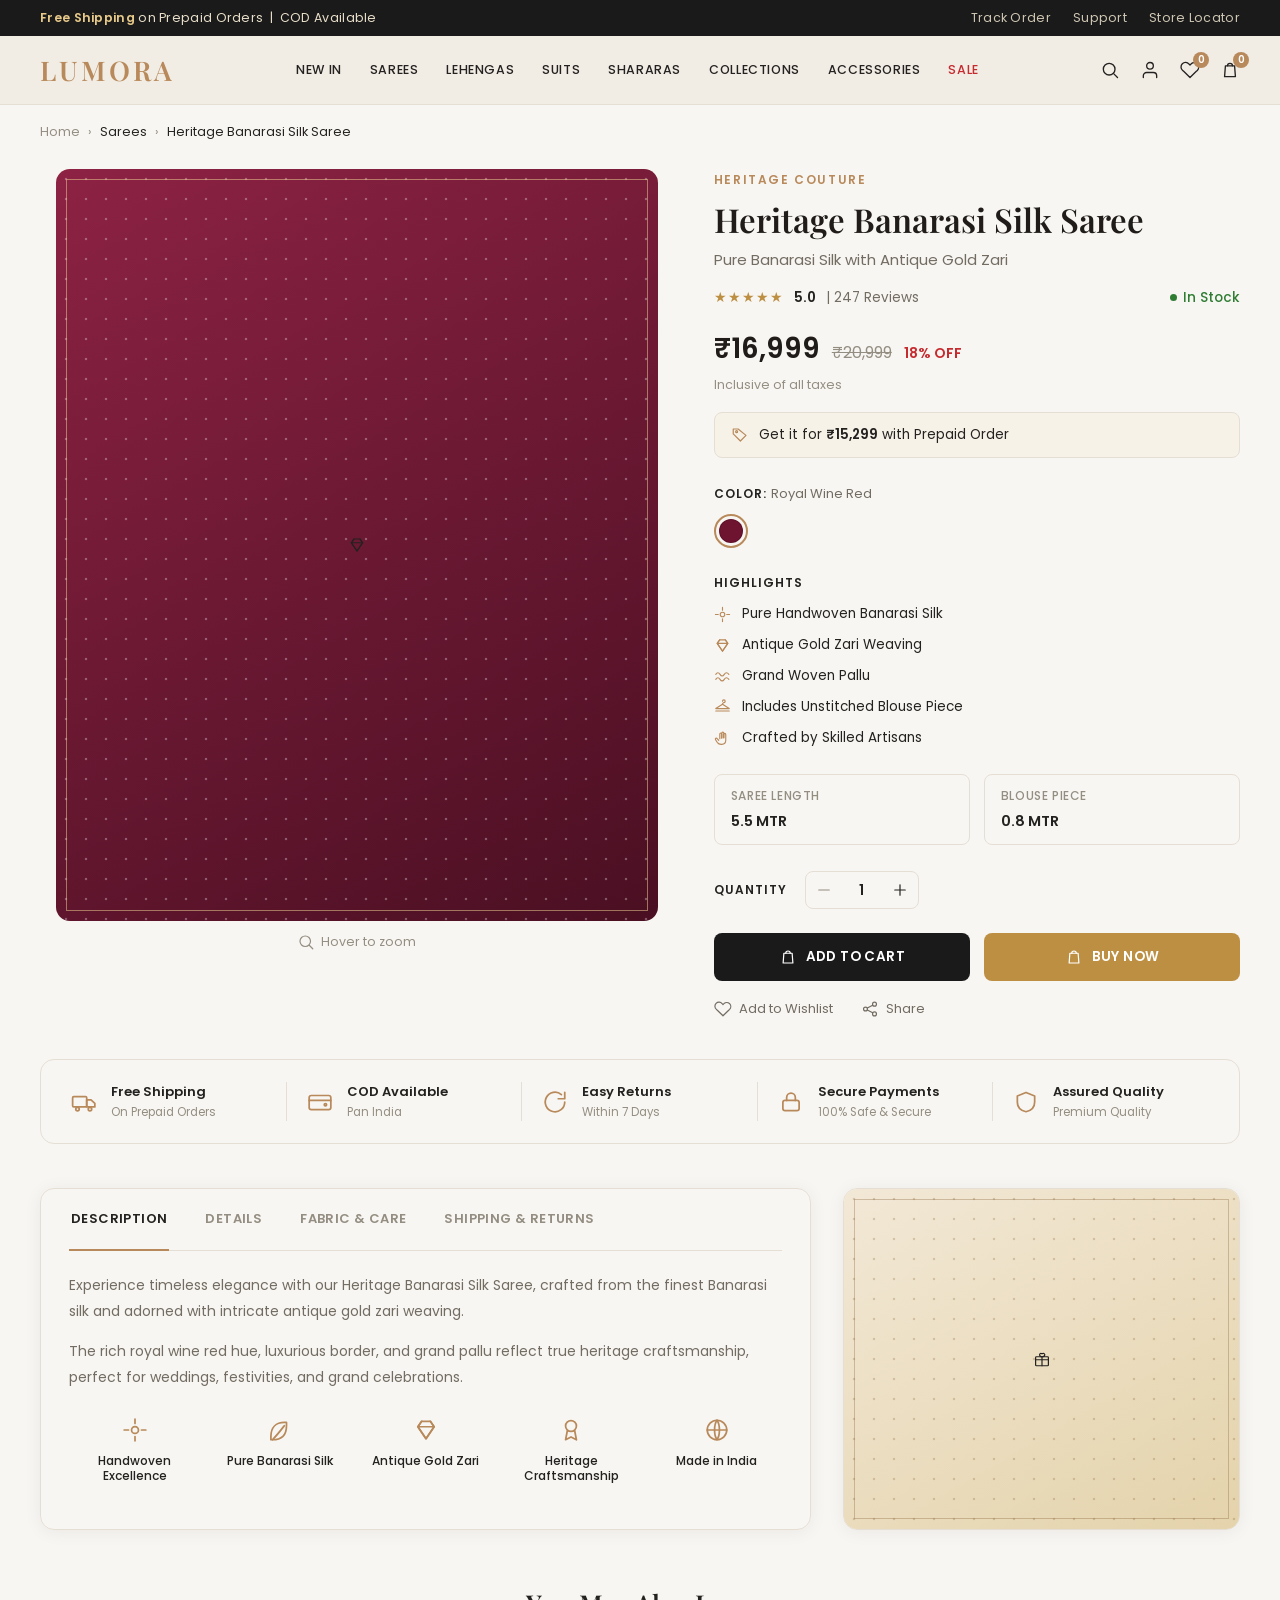
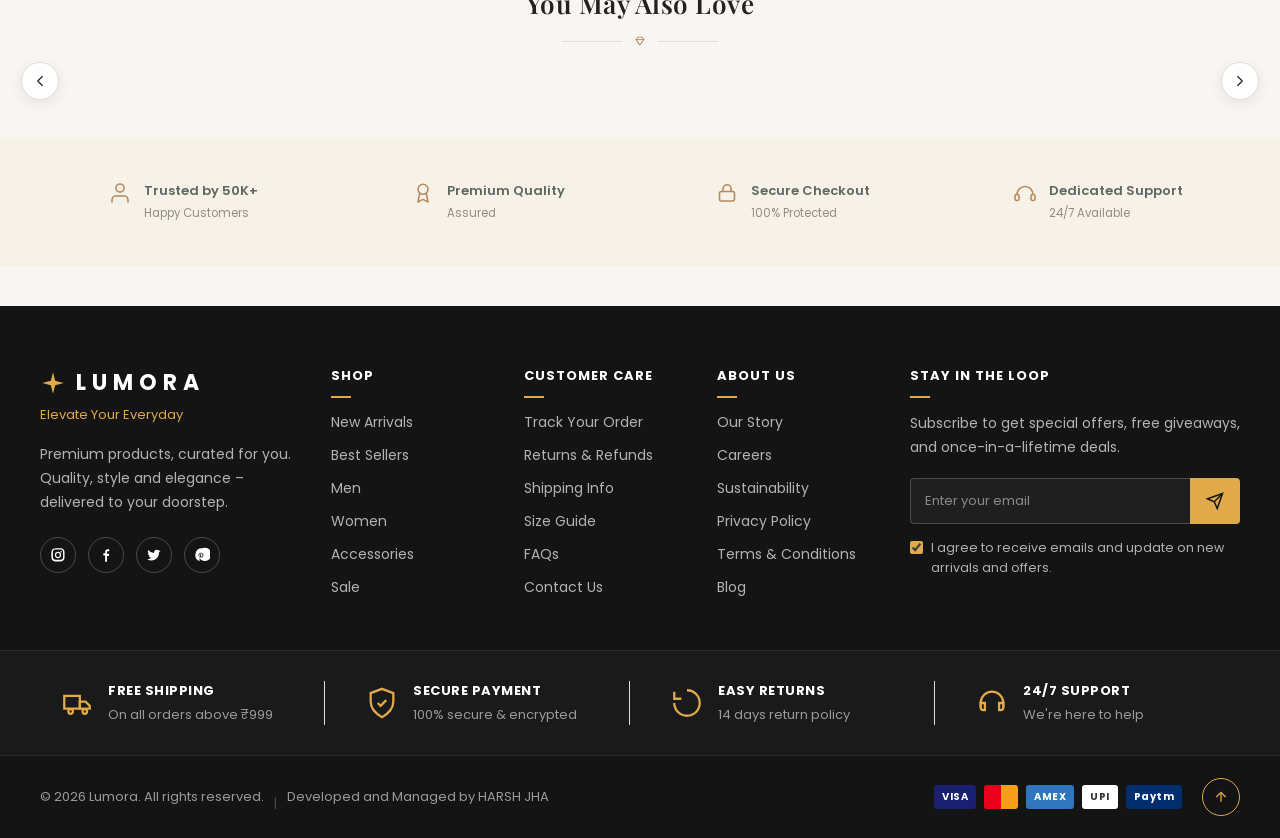
<file: productView.html>
<!DOCTYPE html>
<html lang="en">
<head>
<meta charset="UTF-8">
<meta name="viewport" content="width=device-width, initial-scale=1.0">
<title>Heritage Banarasi Silk Saree | LUMORA</title>
<meta name="theme-color" content="#D4B483">
<link rel="preconnect" href="https://fonts.googleapis.com">
<link rel="preconnect" href="https://fonts.gstatic.com" crossorigin>
<link href="https://fonts.googleapis.com/css2?family=Playfair+Display:wght@500;600;700&family=Poppins:wght@300;400;500;600;700&display=swap" rel="stylesheet">
<link rel="stylesheet" href="CSS/productView.css">
<link rel="stylesheet" href="CSS/style.css">
<link rel="stylesheet" href="CSS/mobile.css">
</head>
<body>
  <!-- Overlay -->
<div class="auth-overlay">
    <div class="auth-modal">
        <!-- Close -->
        <button class="close-auth" onclick="closeModal()">
            ✕
        </button>
        <!-- LEFT PANEL -->
<div class="auth-left">
    <div class="auth-brand">
        <svg viewBox="0 0 24 24" fill="none" stroke="currentColor" stroke-width="2" stroke-linecap="round" stroke-linejoin="round">
            <path d="M6 8h12l-1 12H7L6 8z"/>
            <path d="M9 8V6a3 3 0 0 1 6 0v2"/>
        </svg>
        Lumora
    </div>

    <div class="auth-copy">
        <h1>Welcome Back!</h1>
        <p>Discover premium products, exclusive deals and a better shopping experience.</p>
    </div>

    <div class="auth-illustration">
        <svg viewBox="0 0 260 230" xmlns="http://www.w3.org/2000/svg">
            <path d="M18 190 L34 190 L38 212 L14 212 Z" fill="#d99a55"/>
            <path d="M26 190 C 10 174 8 152 22 134" stroke="#fbeedb" stroke-width="5" fill="none" stroke-linecap="round"/>
            <path d="M26 190 C 34 168 44 152 36 128" stroke="#fbeedb" stroke-width="5" fill="none" stroke-linecap="round"/>
            <path d="M26 190 C 26 164 20 146 32 128" stroke="#fbeedb" stroke-width="5" fill="none" stroke-linecap="round"/>
            <path d="M96 72 C 96 40 128 40 128 72" stroke="#fbeedb" stroke-width="7" fill="none" stroke-linecap="round"/>
            <path d="M158 72 C 158 40 190 40 190 72" stroke="#fbeedb" stroke-width="7" fill="none" stroke-linecap="round"/>
            <path d="M72 76 L214 76 L203 208 L83 208 Z" fill="#fbeedb"/>
            <line x1="143" y1="76" x2="143" y2="208" stroke="#eddcc0" stroke-width="2"/>
            <line x1="182" y1="82" x2="200" y2="112" stroke="#e3cfa9" stroke-width="2"/>
            <rect x="188" y="106" width="36" height="26" rx="5" fill="#fdf6ea" stroke="#e8d5b8" stroke-width="1.5" transform="rotate(18 206 119)"/>
            <path d="M200 119c0-2.5 2.3-3.5 3.4-1.2 1.1-2.3 3.4-1.3 3.4 1.2 0 2.5-3.4 4.6-3.4 4.6s-3.4-2.1-3.4-4.6z" fill="#eb9c40" transform="rotate(18 206 119)"/>
        </svg>
    </div>

    <div class="auth-features">
        <div class="auth-feature">
            <div class="auth-feature-icon">
                <svg viewBox="0 0 24 24" fill="none" stroke="currentColor" stroke-width="2" stroke-linecap="round" stroke-linejoin="round">
                    <polygon points="12 2 15 9 22 9.5 17 14.5 18.5 22 12 18 5.5 22 7 14.5 2 9.5 9 9 12 2"/>
                </svg>
            </div>
            Premium Quality
        </div>
        <div class="auth-feature">
            <div class="auth-feature-icon">
                <svg viewBox="0 0 24 24" fill="none" stroke="currentColor" stroke-width="2" stroke-linecap="round" stroke-linejoin="round">
                    <path d="M12 2 4 5v6c0 5 3.5 9 8 11 4.5-2 8-6 8-11V5l-8-3z"/>
                    <path d="M9 12l2 2 4-4"/>
                </svg>
            </div>
            Secure Shopping
        </div>
        <div class="auth-feature">
            <div class="auth-feature-icon">
                <svg viewBox="0 0 24 24" fill="none" stroke="currentColor" stroke-width="2" stroke-linecap="round" stroke-linejoin="round">
                    <path d="M20.59 13.41 11 3.83A2 2 0 0 0 9.5 3H4a1 1 0 0 0-1 1v5.5a2 2 0 0 0 .59 1.41l9.58 9.58a2 2 0 0 0 2.83 0l4.59-4.59a2 2 0 0 0 0-2.83z"/>
                    <circle cx="7.5" cy="7.5" r="1.1" fill="currentColor" stroke="none"/>
                </svg>
            </div>
            Best Prices
        </div>
    </div>
</div>

<!-- RIGHT PANEL -->
        <div class="auth-right">
            <h2>Hello Again 👋</h2>
            <p class="auth-subtitle">Login to your account or create a new one</p>
        
            <div class="auth-tabs">
                <button type="button" class="auth-tab active" data-mode="login">Login</button>
                <button type="button" class="auth-tab" data-mode="signup">Signup</button>
            </div>
            <div class="alert-msg">  
            </div>
            <form id="authForm">
            
                <div class="auth-form-group auth-signup-only">
                    <label>Email</label>
                    <div class="auth-input-wrap">
                        <svg viewBox="0 0 24 24" fill="none" stroke="currentColor" stroke-width="2" stroke-linecap="round" stroke-linejoin="round">
                            <rect x="3" y="5" width="18" height="14" rx="2"/>
                            <path d="M3 7l9 6 9-6"/>
                        </svg>
                        <input type="email" placeholder="Enter your email">
                    </div>
                </div>
            
                <div class="auth-form-group">
                    <label>Username</label>
                    <div class="auth-input-wrap">
                        <svg viewBox="0 0 24 24" fill="none" stroke="currentColor" stroke-width="2" stroke-linecap="round" stroke-linejoin="round">
                            <circle cx="12" cy="8" r="4"/>
                            <path d="M4 21c0-4 3.5-7 8-7s8 3 8 7"/>
                        </svg>
                        <input id="userNameInput" type="text" placeholder="Enter your username">
                    </div>
                </div>
            
                <div class="auth-form-group">
                    <label>Password</label>
                    <div class="auth-input-wrap">
                        <svg viewBox="0 0 24 24" fill="none" stroke="currentColor" stroke-width="2" stroke-linecap="round" stroke-linejoin="round">
                            <rect x="5" y="11" width="14" height="9" rx="2"/>
                            <path d="M8 11V7a4 4 0 0 1 8 0v4"/>
                        </svg>
                        <input type="password" id="authPasswordInput" placeholder="Enter your password">
                        <button type="button" class="auth-toggle-password" id="authTogglePassword" aria-label="Show password">
                            <svg viewBox="0 0 24 24" fill="none" stroke="currentColor" stroke-width="2" stroke-linecap="round" stroke-linejoin="round">
                                <path d="M1 12s4-7 11-7 11 7 11 7-4 7-11 7-11-7-11-7z"/>
                                <circle cx="12" cy="12" r="3"/>
                            </svg>
                        </button>
                    </div>
                </div>
            
                <div class="auth-options-row">
                    <label class="auth-remember">
                        <input type="checkbox"> Remember me
                    </label>
                    <a href="#" class="auth-forgot-link">Forgot Password?</a>
                </div>
            
                <button type="submit" class="auth-btn-primary" id="authSubmitBtn">Login</button>
            </form>
        
            <div class="auth-divider">or continue with</div>
        
            <div class="auth-social-row">
                <button type="button" class="auth-social-btn">
                    <svg viewBox="0 0 24 24"><path fill="#4285F4" d="M23.5 12.27c0-.79-.07-1.54-.19-2.27H12v4.51h6.47c-.29 1.48-1.14 2.73-2.4 3.58v3h3.86c2.26-2.09 3.57-5.17 3.57-8.82z"/><path fill="#34A853" d="M12 24c3.24 0 5.95-1.08 7.93-2.91l-3.86-3c-1.08.72-2.45 1.15-4.07 1.15-3.13 0-5.78-2.11-6.73-4.96H1.29v3.09C3.26 21.3 7.31 24 12 24z"/><path fill="#FBBC05" d="M5.27 14.28A7.2 7.2 0 0 1 4.89 12c0-.79.14-1.56.38-2.28V6.63H1.29A11.98 11.98 0 0 0 0 12c0 1.94.46 3.77 1.29 5.37l3.98-3.09z"/><path fill="#EA4335" d="M12 4.77c1.77 0 3.35.61 4.6 1.8l3.43-3.43C17.94 1.19 15.24 0 12 0 7.31 0 3.26 2.7 1.29 6.63l3.98 3.09C6.22 6.88 8.87 4.77 12 4.77z"/></svg>
                    Google
                </button>
                <button type="button" class="auth-social-btn">
                    <svg viewBox="0 0 24 24" fill="#1877F2"><path d="M22 12a10 10 0 1 0-11.56 9.88v-6.99H7.9V12h2.54V9.8c0-2.5 1.49-3.89 3.77-3.89 1.09 0 2.24.2 2.24.2v2.46h-1.26c-1.24 0-1.63.77-1.63 1.56V12h2.78l-.44 2.89h-2.34v6.99A10 10 0 0 0 22 12z"/></svg>
                    Facebook
                </button>
                <button type="button" class="auth-social-btn">
                    <svg viewBox="0 0 24 24" fill="#111"><path d="M16.36 1.6c.06 1.1-.34 2.13-1 2.9-.7.8-1.83 1.42-2.93 1.33-.1-1.06.4-2.16 1.05-2.9.72-.82 1.98-1.42 2.88-1.33zM20.7 17.2c-.5 1.14-.74 1.64-1.38 2.64-.9 1.4-2.16 3.14-3.73 3.16-1.4.02-1.76-.9-3.66-.89-1.9.01-2.3.9-3.7.88-1.57-.02-2.76-1.6-3.66-3-2.5-3.9-2.77-8.47-1.22-10.9 1.1-1.73 2.83-2.75 4.46-2.75 1.65 0 2.7.9 4.06.9 1.32 0 2.13-.9 4.03-.9 1.45 0 2.98.79 4.08 2.15-3.6 1.98-3.02 7.13.72 8.71z"/></svg>
                    Apple
                </button>
            </div>
        
            <p class="auth-footer-text" id="authFooterText">
                Don't have an account? <a id="authSwitchLink">Signup</a>
            </p>
        </div>
        
       
    </div>
</div>
<!-- ================= Announcement bar ================= -->
<div class="announcement-bar">
  <p class="announce-msg"><strong>Free Shipping</strong> on Prepaid Orders&nbsp; | &nbsp;COD Available</p>
  <div class="announcement-links">
    <a href="#">Track Order</a>
    <a href="#">Support</a>
    <a href="#">Store Locator</a>
  </div>
</div>

<!-- ================= Header ================= -->
<header class="site-header">
  <div class="header-inner">
    <a href="index.html" class="logo">LUMORA</a>

    <button class="hamburger icon-btn" id="hamburgerBtn" aria-label="Toggle menu">
      <span data-icon="menu" class="icon"></span>
    </button>

    <nav class="main-nav" id="mainNav">
      <a href="#">New In</a>
      <a href="#">Sarees</a>
      <a href="#">Lehengas</a>
      <a href="#">Suits</a>
      <a href="#">Shararas</a>
      <a href="#">Collections</a>
      <a href="#">Accessories</a>
      <a href="#" class="sale">Sale</a>
    </nav>

    <div class="header-icons">
      <button class="icon-btn" aria-label="Search"><span data-icon="search" class="icon"></span></button>
      <button class="icon-btn" id="user-auth" aria-label="Account"><span data-icon="user" class="icon"></span></button>
      <button class="icon-btn" id="headerWishlistBtn" aria-label="Wishlist">
        <span data-icon="heart" class="icon"></span>
        <span class="badge" id="wishlistCount"></span>
      </button>
      <button class="icon-btn" id="headerCartBtn" aria-label="Cart">
        <span data-icon="bag" class="icon"></span>
        <span class="badge" id="cartCount"></span>
      </button>
    </div>
  </div>
</header>

<!-- ================= Breadcrumb ================= -->
<nav class="breadcrumb" aria-label="Breadcrumb">
  <a href="index.html">Home</a>
  <span>›</span>
  <span class="current" id="breadcrumbCategory">Sarees</span>
  <span>›</span>
  <span class="current" id="breadcrumbProduct">Heritage Banarasi Silk Saree</span>
</nav>

<main>
  <!-- ================= Product section ================= -->
  <section class="product-section container">
    <div class="product-gallery">
      <div class="thumbnail-list" id="thumbnailList"></div>

      <div class="main-image-wrap">
        <div class="main-image" id="mainImage">
          <span class="badge-bestseller" id="productBadge" style="display:none;">Best Seller</span>
          <div class="photo-panel theme-wine" id="mainPhotoPanel">
            <span data-icon="gem" class="motif-icon"></span>
          </div>
        </div>
        <p class="zoom-hint"><span data-icon="search" class="icon"></span> Hover to zoom</p>
      </div>
    </div>

    <div class="product-info">
      <p class="eyebrow">Heritage Couture</p>
      <h1>Heritage Banarasi Silk Saree</h1>
      <p class="subtitle">Pure Banarasi Silk with Antique Gold Zari</p>

      <div class="rating-row">
        <span class="stars">★★★★★</span>
        <span class="rating-value">5.0</span>
        <span>| 247 Reviews</span>
        <span class="stock"><span class="dot"></span> In Stock</span>
      </div>

      <div class="price-row">
        <span class="price-current">₹16,999</span>
        <span class="price-original">₹20,999</span>
        <span class="price-off">18% OFF</span>
      </div>
      <p class="tax-note">Inclusive of all taxes</p>

      <div class="prepaid-banner">
        <span data-icon="tag" class="icon"></span>
        <span id="prepaidText">Get it for <strong>₹15,299</strong> with Prepaid Order</span>
      </div>

      <div class="color-section">
        <p class="label">Color: <span id="colorNameLabel">Royal Wine Red</span></p>
        <div class="color-swatches" id="colorSwatches">
          <button class="swatch active" style="--swatch-color:#6e1330" aria-label="Royal Wine Red"><span></span></button>
        </div>
      </div>

      <div class="highlights">
        <p class="label">Highlights</p>
        <ul id="highlightsList">
          <li><span data-icon="spool" class="icon"></span> Pure Handwoven Banarasi Silk</li>
          <li><span data-icon="gem" class="icon"></span> Antique Gold Zari Weaving</li>
          <li><span data-icon="wave" class="icon"></span> Grand Woven Pallu</li>
          <li><span data-icon="hanger" class="icon"></span> Includes Unstitched Blouse Piece</li>
          <li><span data-icon="hand" class="icon"></span> Crafted by Skilled Artisans</li>
        </ul>
      </div>

      <div class="dimensions-row">
        <div class="dimension-box"><p class="label" id="dim1Label">Saree Length</p><p class="value" id="dim1Value">5.5 MTR</p></div>
        <div class="dimension-box"><p class="label" id="dim2Label">Blouse Piece</p><p class="value" id="dim2Value">0.8 MTR</p></div>
      </div>

      <div class="quantity-row">
        <p class="label">Quantity</p>
        <div class="quantity-stepper">
          <button id="qtyMinus" aria-label="Decrease quantity"><span data-icon="minus" class="icon"></span></button>
          <span id="qtyValue">1</span>
          <button id="qtyPlus" aria-label="Increase quantity"><span data-icon="plus" class="icon"></span></button>
        </div>
      </div>

      <div class="action-buttons">
        <button class="btn-add-cart" id="addCartBtn"><span data-icon="bag" class="icon"></span> Add to Cart</button>
        <button class="btn-buy-now" id="buyNowBtn"><span data-icon="bag" class="icon"></span> Buy Now</button>
      </div>

      <div class="secondary-actions">
        <button id="wishlistToggleBtn"><span data-icon="heart" class="icon"></span> <span id="wishlistToggleLabel">Add to Wishlist</span></button>
        <button id="shareBtn"><span data-icon="share" class="icon"></span> Share</button>
      </div>
    </div>
  </section>

  <!-- ================= Features strip ================= -->
  <section class="features-strip container">
    <div class="feature-item"><span data-icon="truck" class="icon"></span><div><p class="ftitle">Free Shipping</p><p class="fsub">On Prepaid Orders</p></div></div>
    <div class="feature-item"><span data-icon="wallet" class="icon"></span><div><p class="ftitle">COD Available</p><p class="fsub">Pan India</p></div></div>
    <div class="feature-item"><span data-icon="refresh" class="icon"></span><div><p class="ftitle">Easy Returns</p><p class="fsub">Within 7 Days</p></div></div>
    <div class="feature-item"><span data-icon="lock" class="icon"></span><div><p class="ftitle">Secure Payments</p><p class="fsub">100% Safe &amp; Secure</p></div></div>
    <div class="feature-item"><span data-icon="shield" class="icon"></span><div><p class="ftitle">Assured Quality</p><p class="fsub">Premium Quality</p></div></div>
  </section>

  <!-- ================= Description / Tabs section ================= -->
  <section class="details-section container">
    <div class="tabs-card">
      <div class="tabs-nav">
        <button class="tab-btn active" data-tab="description">Description</button>
        <button class="tab-btn" data-tab="details">Details</button>
        <button class="tab-btn" data-tab="fabric">Fabric &amp; Care</button>
        <button class="tab-btn" data-tab="shipping">Shipping &amp; Returns</button>
      </div>

      <div class="tabs-body">
        <div class="tab-content" data-content="description" id="descriptionTab">
          <p>Experience timeless elegance with our Heritage Banarasi Silk Saree, crafted from the finest Banarasi silk and adorned with intricate antique gold zari weaving.</p>
          <p>The rich royal wine red hue, luxurious border, and grand pallu reflect true heritage craftsmanship, perfect for weddings, festivities, and grand celebrations.</p>
          <div class="feature-icons-row" id="featureIconsRow">
            <div class="fi"><span data-icon="spool" class="icon"></span><span>Handwoven Excellence</span></div>
            <div class="fi"><span data-icon="leaf" class="icon"></span><span>Pure Banarasi Silk</span></div>
            <div class="fi"><span data-icon="gem" class="icon"></span><span>Antique Gold Zari</span></div>
            <div class="fi"><span data-icon="award" class="icon"></span><span>Heritage Craftsmanship</span></div>
            <div class="fi"><span data-icon="globe" class="icon"></span><span>Made in India</span></div>
          </div>
        </div>

        <div class="tab-content" data-content="details" hidden>
          <ul class="details-list" id="detailsList">
            <li><span>Fabric</span><span>Pure Banarasi Silk</span></li>
            <li><span>Weave</span><span>Antique Gold Zari</span></li>
            <li><span>Saree Length</span><span>5.5 Metres</span></li>
            <li><span>Blouse Piece</span><span>0.8 Metres, Unstitched</span></li>
            <li><span>Pallu</span><span>Grand Woven Pallu</span></li>
            <li><span>Occasion</span><span>Wedding, Festive, Party</span></li>
            <li><span>Country of Origin</span><span>India</span></li>
          </ul>
        </div>

        <div class="tab-content" data-content="fabric" hidden id="fabricCareTab">
          <p>Dry clean only to preserve the silk's sheen and the integrity of the zari work.</p>
          <p>Store folded in a muslin or cotton cloth away from direct sunlight. Avoid contact with perfume and water to prevent tarnishing of the gold zari threads.</p>
        </div>

        <div class="tab-content" data-content="shipping" hidden>
          <p>Orders are dispatched within 24-48 hours and typically delivered within 5-7 business days across India.</p>
          <p>Easy returns are accepted within 7 days of delivery, provided the piece is unused and has its original tags intact.</p>
        </div>
      </div>
    </div>

    <div class="packaging-image">
      <div class="photo-panel theme-cream">
        <span data-icon="gift" class="motif-icon"></span>
      </div>
    </div>
  </section>

  <!-- ================= Related products ================= -->
  <section class="related-section container">
    <div class="section-heading">
      <h2>You May Also Love</h2>
      <div class="divider"><span></span><span data-icon="gem" class="icon"></span><span></span></div>
    </div>

    <div class="carousel">
      <button class="carousel-arrow left" id="carouselPrev" aria-label="Previous products"><span data-icon="chevronLeft" class="icon"></span></button>
      <div class="related-grid" id="relatedGrid"></div>
      <button class="carousel-arrow right" id="carouselNext" aria-label="Next products"><span data-icon="chevronRight" class="icon"></span></button>
    </div>
  </section>

  <!-- ================= Trust bar ================= -->
  <section class="trust-bar">
    <div class="container trust-inner">
      <div class="trust-item"><span data-icon="user" class="icon"></span><div><p class="ttitle">Trusted by 50K+</p><p class="tsub">Happy Customers</p></div></div>
      <div class="trust-item"><span data-icon="award" class="icon"></span><div><p class="ttitle">Premium Quality</p><p class="tsub">Assured</p></div></div>
      <div class="trust-item"><span data-icon="lock" class="icon"></span><div><p class="ttitle">Secure Checkout</p><p class="tsub">100% Protected</p></div></div>
      <div class="trust-item"><span data-icon="headset" class="icon"></span><div><p class="ttitle">Dedicated Support</p><p class="tsub">24/7 Available</p></div></div>
    </div>
  </section>
</main>

<!-- ========== FOOTER HTML (paste inside your <body>) ========== -->
<footer class="site-footer">

  <div class="footer-main">
    <div class="footer-container">

      <!-- Brand column -->
      <div class="footer-col footer-brand">
        <div class="footer-logo">
          <svg class="logo-icon" viewBox="0 0 24 24" fill="none" xmlns="http://www.w3.org/2000/svg">
            <path d="M12 2L14 10L22 12L14 14L12 22L10 14L2 12L10 10L12 2Z" fill="#e0a94a"/>
          </svg>
          <span class="logo-text">LUMORA</span>
        </div>
        <p class="logo-tagline">Elevate Your Everyday</p>
        <p class="footer-desc">Premium products, curated for you. Quality, style and elegance – delivered to your doorstep.</p>
        <div class="social-icons">
          <a href="#" class="social-icon" aria-label="Instagram">
            <svg viewBox="0 0 24 24" fill="currentColor"><path d="M12 2c2.7 0 3 .01 4.1.06 1.1.05 1.8.22 2.4.46.7.27 1.2.6 1.7 1.1.5.5.85 1 1.1 1.7.24.6.4 1.3.46 2.4.05 1.1.06 1.4.06 4.1s-.01 3-.06 4.1c-.05 1.1-.22 1.8-.46 2.4-.27.7-.6 1.2-1.1 1.7-.5.5-1 .85-1.7 1.1-.6.24-1.3.4-2.4.46-1.1.05-1.4.06-4.1.06s-3-.01-4.1-.06c-1.1-.05-1.8-.22-2.4-.46-.7-.27-1.2-.6-1.7-1.1-.5-.5-.85-1-1.1-1.7-.24-.6-.4-1.3-.46-2.4C2.01 15 2 14.7 2 12s.01-3 .06-4.1c.05-1.1.22-1.8.46-2.4.27-.7.6-1.2 1.1-1.7.5-.5 1-.85 1.7-1.1.6-.24 1.3-.4 2.4-.46C9 2.01 9.3 2 12 2zm0 1.8c-2.6 0-2.9 0-3.9.06-.9.04-1.4.18-1.7.3-.4.16-.7.35-1 .65-.3.3-.5.6-.65 1-.12.3-.26.8-.3 1.7-.05 1-.06 1.3-.06 3.9s0 2.9.06 3.9c.04.9.18 1.4.3 1.7.16.4.35.7.65 1 .3.3.6.5 1 .65.3.12.8.26 1.7.3 1 .05 1.3.06 3.9.06s2.9 0 3.9-.06c.9-.04 1.4-.18 1.7-.3.4-.16.7-.35 1-.65.3-.3.5-.6.65-1 .12-.3.26-.8.3-1.7.05-1 .06-1.3.06-3.9s0-2.9-.06-3.9c-.04-.9-.18-1.4-.3-1.7-.16-.4-.35-.7-.65-1-.3-.3-.6-.5-1-.65-.3-.12-.8-.26-1.7-.3-1-.06-1.3-.06-3.9-.06zm0 3.5a4.7 4.7 0 110 9.4 4.7 4.7 0 010-9.4zm0 1.8a2.9 2.9 0 100 5.8 2.9 2.9 0 000-5.8zm5.9-2a1.1 1.1 0 11-2.2 0 1.1 1.1 0 012.2 0z"/></svg>
          </a>
          <a href="#" class="social-icon" aria-label="Facebook">
            <svg viewBox="0 0 24 24" fill="currentColor"><path d="M13.5 22v-8.4h2.8l.4-3.3h-3.2V8.1c0-.95.26-1.6 1.63-1.6H16.8V3.5c-.27-.04-1.2-.12-2.28-.12-2.26 0-3.8 1.38-3.8 3.9v2.17H8v3.3h2.72V22h2.78z"/></svg>
          </a>
          <a href="#" class="social-icon" aria-label="Twitter">
            <svg viewBox="0 0 24 24" fill="currentColor"><path d="M22 5.9c-.7.3-1.5.55-2.3.65a4 4 0 001.75-2.2c-.77.46-1.62.8-2.53.98a4 4 0 00-6.8 3.64A11.3 11.3 0 013.3 4.6a4 4 0 001.24 5.34 4 4 0 01-1.8-.5v.05a4 4 0 003.2 3.92 4 4 0 01-1.8.07 4 4 0 003.73 2.77A8 8 0 012 18.4a11.3 11.3 0 006.1 1.8c7.3 0 11.3-6.05 11.3-11.3l-.01-.51c.78-.55 1.45-1.25 1.98-2.05z"/></svg>
          </a>
          <a href="#" class="social-icon" aria-label="Pinterest">
            <svg viewBox="0 0 24 24" fill="currentColor"><path d="M12 2a10 10 0 00-3.64 19.3c-.05-.83-.1-2.1.02-3 .1-.8.68-5.1.68-5.1s-.17-.35-.17-.86c0-.8.47-1.4 1.04-1.4.5 0 .73.37.73.81 0 .5-.32 1.24-.48 1.93-.14.58.29 1.06.87 1.06 1.04 0 1.84-1.1 1.84-2.68 0-1.4-1-2.38-2.44-2.38-1.66 0-2.64 1.25-2.64 2.53 0 .5.19 1.04.43 1.33.05.06.05.11.04.17l-.16.65c-.02.11-.08.13-.19.08-.72-.33-1.17-1.38-1.17-2.22 0-1.8 1.31-3.46 3.78-3.46 1.98 0 3.53 1.41 3.53 3.3 0 1.97-1.24 3.55-2.96 3.55-.58 0-1.12-.3-1.31-.66l-.36 1.35c-.13.5-.48 1.12-.72 1.5A10 10 0 1012 2z"/></svg>
          </a>
        </div>
      </div>

      <!-- Shop column -->
      <div class="footer-col">
        <h4 class="footer-heading">SHOP</h4>
        <ul class="footer-links">
          <li><a href="#">New Arrivals</a></li>
          <li><a href="#">Best Sellers</a></li>
          <li><a href="#">Men</a></li>
          <li><a href="#">Women</a></li>
          <li><a href="#">Accessories</a></li>
          <li><a href="#">Sale</a></li>
        </ul>
      </div>

      <!-- Customer Care column -->
      <div class="footer-col">
        <h4 class="footer-heading">CUSTOMER CARE</h4>
        <ul class="footer-links">
          <li><a href="#">Track Your Order</a></li>
          <li><a href="#">Returns &amp; Refunds</a></li>
          <li><a href="#">Shipping Info</a></li>
          <li><a href="#">Size Guide</a></li>
          <li><a href="#">FAQs</a></li>
          <li><a href="#">Contact Us</a></li>
        </ul>
      </div>

      <!-- About Us column -->
      <div class="footer-col">
        <h4 class="footer-heading">ABOUT US</h4>
        <ul class="footer-links">
          <li><a href="#">Our Story</a></li>
          <li><a href="#">Careers</a></li>
          <li><a href="#">Sustainability</a></li>
          <li><a href="#">Privacy Policy</a></li>
          <li><a href="#">Terms &amp; Conditions</a></li>
          <li><a href="#">Blog</a></li>
        </ul>
      </div>

      <!-- Newsletter column -->
      <div class="footer-col footer-newsletter">
        <h4 class="footer-heading">STAY IN THE LOOP</h4>
        <p class="newsletter-desc">Subscribe to get special offers, free giveaways, and once-in-a-lifetime deals.</p>
        <form class="newsletter-form" onsubmit="return false;">
          <input type="email" placeholder="Enter your email" required>
          <button type="submit" aria-label="Subscribe">
            <svg viewBox="0 0 24 24" fill="none" stroke="currentColor" stroke-width="2"><path d="M22 2L11 13"/><path d="M22 2l-7 20-4-9-9-4 20-7z"/></svg>
          </button>
        </form>
        <label class="newsletter-check">
          <input type="checkbox" checked>
          <span>I agree to receive emails and update on new arrivals and offers.</span>
        </label>
      </div>

    </div>
  </div>

  <!-- Feature strip -->
  <div class="footer-features">
    <div class="footer-container features-grid">
      <div class="feature-item">
        <svg viewBox="0 0 24 24" fill="none" stroke="currentColor" stroke-width="1.6"><path d="M3 7h11v9H3z"/><path d="M14 11h4l3 3v2h-7z"/><circle cx="7.5" cy="18" r="1.6"/><circle cx="17.5" cy="18" r="1.6"/></svg>
        <div>
          <h5>FREE SHIPPING</h5>
          <p>On all orders above ₹999</p>
        </div>
      </div>
      <div class="feature-item">
        <svg viewBox="0 0 24 24" fill="none" stroke="currentColor" stroke-width="1.6"><path d="M12 2l8 3v6c0 5-3.5 8.5-8 11-4.5-2.5-8-6-8-11V5l8-3z"/><path d="M9 12l2 2 4-4"/></svg>
        <div>
          <h5>SECURE PAYMENT</h5>
          <p>100% secure &amp; encrypted</p>
        </div>
      </div>
      <div class="feature-item">
        <svg viewBox="0 0 24 24" fill="none" stroke="currentColor" stroke-width="1.6"><path d="M3 12a9 9 0 109-9"/><path d="M3 4v5h5"/></svg>
        <div>
          <h5>EASY RETURNS</h5>
          <p>14 days return policy</p>
        </div>
      </div>
      <div class="feature-item">
        <svg viewBox="0 0 24 24" fill="none" stroke="currentColor" stroke-width="1.6"><path d="M4 15v-3a8 8 0 0116 0v3"/><path d="M4 15a2 2 0 002 2h1v-5H4z"/><path d="M20 15a2 2 0 01-2 2h-1v-5h3z"/></svg>
        <div>
          <h5>24/7 SUPPORT</h5>
          <p>We're here to help</p>
        </div>
      </div>
    </div>
  </div>

  <!-- Bottom bar -->
  <div class="footer-bottom">
    <div class="footer-container bottom-flex">
      <div class="bottom-left">
        <span>© 2026 Lumora. All rights reserved.</span>
        <span class="divider">|</span>
         <span>Developed and Managed by HARSH JHA</span>
      </div>
      <div class="bottom-right">
        <div class="payment-icons">
          <span class="pay-badge visa">VISA</span>
          <span class="pay-badge mc">●●</span>
          <span class="pay-badge amex">AMEX</span>
          <span class="pay-badge upi">UPI</span>
          <span class="pay-badge paytm">Paytm</span>
        </div>
        <a href="#top" class="back-to-top" aria-label="Back to top">
          <svg viewBox="0 0 24 24" fill="none" stroke="currentColor" stroke-width="2"><path d="M12 19V5"/><path d="M5 12l7-7 7 7"/></svg>
        </a>
      </div>
    </div>
  </div>

</footer>

<div class="toast" id="toast"></div>
<script src="data.js"></script>
<script src="products.js"></script>
</body>
</html>
</file>
<file: CSS/productView.css>
:root{
    --gold:#b8895a;
    --gold-dark:#bd8f43;
    --gold-soft:#e7c98a;
    --black:#1a1a1a;
    --red:#c62b30;
    --wine:#6e1330;
    --green:#2e7d32;
    --cream:#f7f2e8;
    --cream-2:#f0e9d8;
    --border:#e4ddcd;
    --text-dark:#242220;
    --text-gray:#726c62;
    --text-light:#948e82;
    --white:#ffffff;
    --radius-sm:4px;
    --radius-md:8px;
    --shadow-card:0 2px 18px rgba(30,20,10,0.06);
    --maxw:1280px;
  }

  *,*::before,*::after{ box-sizing:border-box; }
  html{ scroll-behavior:smooth; overflow-x:hidden; width:100%; }
  body{
    margin:0;
    font-family:'Poppins', sans-serif;
    color:var(--text-dark);
    background: var(--white);
    -webkit-font-smoothing:antialiased;
    overflow-x:hidden;
    width:100%;
  }
  h1,h2,h3{ font-family:'Playfair Display', serif; margin:0; }
  p{ margin:0; }
  a{ text-decoration:none; color:inherit; }
  button{ font-family:inherit; cursor:pointer; background:none; border:none; color:inherit; }
  ul{ list-style:none; margin:0; padding:0; }
  img{ max-width:100%; display:block; }
  .container{ max-width:var(--maxw); margin:0 auto; padding:0 40px; }

  .icon{ width:18px; height:18px; fill:none; stroke:currentColor; stroke-width:1.6; stroke-linecap:round; stroke-linejoin:round; display:inline-block; vertical-align:middle; }
  .icon-fill{ fill:currentColor; stroke:none; }

  :focus-visible{ outline:2px solid var(--gold); outline-offset:2px; }

  /* ---------- Announcement bar ---------- */
  .announcement-bar{
    background:var(--black);
    color:#e9dfca;
    font-size:12.5px;
    letter-spacing:.3px;
    display:flex;
    align-items:center;
    justify-content:space-between;
    padding:9px 40px;
    gap:16px;
  }
  .announcement-bar .announce-msg strong{ color:var(--gold-soft); font-weight:600; }
  .announcement-links{ display:flex; gap:22px; flex-shrink:0; }
  .announcement-links a{ color:#cfc7b3; transition:color .2s; }
  .announcement-links a:hover{ color:var(--white); }

  /* ---------- Header ---------- */
  .site-header{
    position:sticky; top:0; z-index:50;
    background: #F1ECE4;
    border-bottom:1px solid var(--border);
  }
  .header-inner{
    max-width:var(--maxw); margin:0 auto; padding:16px 40px;
    display:flex; align-items:center; justify-content:space-between; gap:24px;
  }
  .logo{
    font-family:'Playfair Display', serif;
    font-size:27px;
    font-weight:600;
    letter-spacing:3px;
    color:var(--gold);
    flex-shrink:0;
  }
  .main-nav{ display:flex; gap:28px; }
  .main-nav a{
    font-size:12.5px; font-weight:500; letter-spacing:.6px; text-transform:uppercase;
    color:var(--text-dark); white-space:nowrap; position:relative; padding:4px 0;
    transition:color .2s;
  }
  .main-nav a::after{
    content:""; position:absolute; left:0; right:0; bottom:-2px; height:1px; background:var(--gold);
    transform:scaleX(0); transition:transform .25s ease;
  }
  .main-nav a:hover{ color:var(--gold); }
  .main-nav a:hover::after{ transform:scaleX(1); }
  .main-nav a.sale{ color:var(--red); }
  .main-nav a.sale:hover{ color:var(--red); }
  .main-nav a.sale::after{ background:var(--red); }

  .header-icons{ display:flex; align-items:center; gap:20px; flex-shrink:0; }
  .icon-btn{ position:relative; display:flex; align-items:center; justify-content:center; color:var(--text-dark); transition:color .2s; }
  .icon-btn:hover{ color:var(--gold); }
  .icon-btn .icon{ width:20px; height:20px; }
  .icon-btn .badge{
    position:absolute; top:-8px; right:-9px;
    background:var(--gold); color:#fff; font-size:10px; font-weight:600;
    width:16px; height:16px; border-radius:50%;
    display:flex; align-items:center; justify-content:center;
  }
  .hamburger{ display:none; }

  /* ---------- Breadcrumb ---------- */
  .breadcrumb{
    max-width:var(--maxw); margin:0 auto; padding:18px 40px 0;
    display:flex; align-items:center; gap:8px;
    font-size:12.5px; color:var(--text-light);
  }
  .breadcrumb a:hover{ color:var(--gold); }
  .breadcrumb .current{ color:var(--text-dark); }

  /* ---------- Product section ---------- */
  .product-section{
    display:flex; gap:56px; padding:28px 40px 40px;
  }
  .product-gallery{ display:flex; gap:16px; flex:1 1 54%; min-width:0; }
  .thumbnail-list{ display:flex; flex-direction:column; gap:12px; flex-shrink:0; }
  .thumb{
    width:88px; height:88px; border-radius:var(--radius-sm);
    border:2px solid transparent; padding:0; overflow:hidden;
    background:var(--cream); position:relative;
    transition:border-color .2s, transform .2s;
  }
  .thumb:hover{ transform:translateY(-1px); }
  .thumb.active{ border-color:var(--gold); }
  .thumb .photo-panel{ width:100%; height:100%; }

  .main-image-wrap{ flex:1; min-width:0; }
  .main-image{
    position:relative; width:100%; aspect-ratio:4/5;
    border-radius:var(--radius-md); overflow:hidden;
    background:var(--cream); cursor:zoom-in;
  }
  .main-image .photo-panel{ width:100%; height:100%; transition:transform .18s ease-out; transform-origin:center; }
  .main-image:hover .photo-panel{ transform:scale(1.55); }
  .badge-bestseller{
    position:absolute; top:14px; right:14px; z-index:2;
    background:var(--black); color:#fff; font-size:11px; font-weight:600;
    letter-spacing:.5px; text-transform:uppercase; padding:6px 12px; border-radius:3px;
  }
  .zoom-hint{
    display:flex; align-items:center; justify-content:center; gap:6px;
    font-size:12.5px; color:var(--text-light); margin-top:12px;
  }

  /* ---------- Photo panel (illustrated placeholder) ---------- */
  .photo-panel{
    position:relative;
    background-image:
      radial-gradient(circle, var(--dot-color) 1.4px, transparent 1.6px),
      linear-gradient(150deg, var(--c1), var(--c2));
    background-size: var(--dot-size, 20px) var(--dot-size, 20px), 100% 100%;
    display:flex; align-items:center; justify-content:center;
  }
  .photo-panel::before{
    content:""; position:absolute; inset:10px; border:1px solid var(--frame-color, rgba(230,201,138,.55));
    pointer-events:none;
  }
  .photo-panel .motif-icon{ width:38%; height:38%; opacity:.9; color:var(--motif-color, #ecd9ab); filter:drop-shadow(0 3px 8px rgba(0,0,0,.18)); }
  .thumb .photo-panel::before{ inset:5px; }
  .thumb .photo-panel .motif-icon{ width:44%; height:44%; }

  .theme-wine{ --c1:#8d2244; --c2:#4a0f22; --dot-color:rgba(255,255,255,.3); }
  .theme-purple{ --c1:#6f2e63; --c2:#391431; --dot-color:rgba(255,255,255,.3); }
  .theme-green{ --c1:#33553a; --c2:#15301b; --dot-color:rgba(255,255,255,.3); }
  .theme-navy{ --c1:#232b41; --c2:#0a0e18; --dot-color:rgba(255,255,255,.28); }
  .theme-red{ --c1:#a92730; --c2:#5a1016; --dot-color:rgba(255,255,255,.3); }
  .theme-teal{ --c1:#215f5c; --c2:#0d2d2b; --dot-color:rgba(255,255,255,.3); }
  .theme-cream{ --c1:#f2e8d6; --c2:#e4d3ab; --dot-color:rgba(139,101,59,.28); --motif-color:#8a6a3d; --frame-color:rgba(139,101,59,.35); }

  /* ---------- Product info ---------- */
  .product-info{ flex:1 1 46%; min-width:0; padding-top:2px; }
  .eyebrow{ font-size:12px; font-weight:600; letter-spacing:1.6px; text-transform:uppercase; color:var(--gold); margin-bottom:10px; }
  .product-info h1{ font-size:33px; font-weight:600; color:#1f1c19; line-height:1.25; }
  .subtitle{ font-size:15px; color:var(--text-gray); margin-top:8px; }

  .rating-row{ display:flex; align-items:center; gap:10px; margin-top:16px; font-size:13.5px; color:var(--text-gray); }
  .stars{ color:var(--gold-dark); letter-spacing:1px; font-size:14px; }
  .rating-value{ font-weight:600; color:var(--text-dark); }
  .stock{ margin-left:auto; display:flex; align-items:center; gap:6px; color:var(--green); font-weight:500; }
  .stock .dot{ width:7px; height:7px; border-radius:50%; background:var(--green); display:inline-block; }

  .price-row{ display:flex; align-items:baseline; gap:12px; margin-top:20px; }
  .price-current{ font-size:28px; font-weight:600; color:#1f1c19; }
  .price-original{ font-size:16px; color:var(--text-light); text-decoration:line-through; }
  .price-off{ font-size:14px; font-weight:600; color:var(--red); }
  .tax-note{ font-size:12.5px; color:var(--text-light); margin-top:6px; }

  .prepaid-banner{
    margin-top:18px; display:flex; align-items:center; gap:10px;
    background:var(--cream); border:1px solid var(--border); border-radius:var(--radius-sm);
    padding:12px 16px; font-size:13.5px; color:var(--text-dark);
  }
  .prepaid-banner .icon{ color:var(--gold); flex-shrink:0; }
  .prepaid-banner strong{ font-weight:600; }

  .label{ font-size:12px; font-weight:600; letter-spacing:1px; text-transform:uppercase; color:var(--text-dark); }
  .color-section{ margin-top:26px; }
  .color-section .label span{ text-transform:none; letter-spacing:0; font-weight:400; color:var(--text-gray); font-size:13px; }
  .color-swatches{ display:flex; gap:10px; margin-top:10px; }
  .swatch{
    width:34px; height:34px; border-radius:50%; padding:3px;
    border:2px solid transparent; transition:border-color .2s;
  }
  .swatch.active{ border-color:var(--gold); }
  .swatch span{ display:block; width:100%; height:100%; border-radius:50%; background:var(--swatch-color); border:1px solid rgba(0,0,0,.15); }

  .highlights{ margin-top:26px; }
  .highlights ul{ margin-top:12px; display:flex; flex-direction:column; gap:11px; }
  .highlights li{ display:flex; align-items:center; gap:11px; font-size:13.5px; color:var(--text-dark); }
  .highlights li .icon{ color:var(--gold); flex-shrink:0; width:17px; height:17px; }

  .dimensions-row{ display:flex; gap:14px; margin-top:26px; }
  .dimension-box{ flex:1; border:1px solid var(--border); border-radius:var(--radius-sm); padding:12px 16px; }
  .dimension-box .label{ color:var(--text-light); font-weight:500; letter-spacing:.6px; }
  .dimension-box .value{ font-size:14.5px; font-weight:600; margin-top:6px; }

  .quantity-row{ margin-top:26px; display:flex; align-items:center; gap:18px; }
  .quantity-stepper{ display:flex; align-items:center; border:1px solid var(--border); border-radius:var(--radius-sm); overflow:hidden; }
  .quantity-stepper button{ width:36px; height:36px; display:flex; align-items:center; justify-content:center; color:var(--text-dark); transition:background .2s; }
  .quantity-stepper button:hover:not(:disabled){ background:var(--cream); }
  .quantity-stepper button:disabled{ color:var(--text-light); cursor:not-allowed; }
  .quantity-stepper span{ width:40px; text-align:center; font-weight:600; font-size:14px; }

  .action-buttons{ display:flex; gap:14px; margin-top:24px; }
  .action-buttons button{
    flex:1; display:flex; align-items:center; justify-content:center; gap:9px;
    padding:14px 20px; font-size:13.5px; font-weight:600; letter-spacing:.4px; text-transform:uppercase;
    border-radius:var(--radius-sm); transition:opacity .2s, transform .1s;
  }
  .action-buttons button:active{ transform:scale(.98); }
  .btn-add-cart{ background:var(--black); color:#fff; }
  .btn-add-cart:hover{ opacity:.88; }
  .btn-buy-now{ background:var(--gold-dark); color:#fff; }
  .btn-buy-now:hover{ opacity:.9; }

  .secondary-actions{ display:flex; gap:28px; margin-top:18px; }
  .secondary-actions button{ display:flex; align-items:center; gap:7px; font-size:13px; color:var(--text-gray); transition:color .2s; }
  .secondary-actions button:hover{ color:var(--gold); }
  .secondary-actions button.active{ color:var(--red); }
  .secondary-actions button.active .icon{ fill:var(--red); stroke:var(--red); }

  /* ---------- Features strip ---------- */
  .features-strip{
    border:1px solid var(--border); border-radius:var(--radius-md);
    margin:0 40px 44px; padding:22px 10px;
    display:grid; grid-template-columns:repeat(5,1fr);
  }
  .feature-item{
    display:flex; align-items:center; gap:12px; padding:0 20px;
    border-right:1px solid var(--border);
  }
  .feature-item:last-child{ border-right:none; }
  .feature-item .icon{ width:26px; height:26px; color:var(--gold); flex-shrink:0; }
  .feature-item .ftitle{ font-size:13px; font-weight:600; color:var(--text-dark); }
  .feature-item .fsub{ font-size:11.5px; color:var(--text-light); margin-top:2px; }

  /* ---------- Details / tabs section ---------- */
  .details-section{ display:flex; gap:32px; padding:0 40px 56px; align-items:stretch; }
  .tabs-card{
    flex:1 1 66%; border:1px solid var(--border); border-radius:var(--radius-md);
    padding:0 28px 28px; box-shadow:var(--shadow-card);
  }
  .tabs-nav{ display:flex; gap:34px; border-bottom:1px solid var(--border); }
  .tab-btn{
    padding:20px 2px; font-size:13px; font-weight:600; letter-spacing:.4px; text-transform:uppercase;
    color:var(--text-light); border-bottom:2px solid transparent; margin-bottom:-1px; transition:color .2s;
  }
  .tab-btn:hover{ color:var(--text-dark); }
  .tab-btn.active{ color:var(--text-dark); border-color:var(--gold); }
  .tabs-body{ padding-top:22px; }
  .tab-content p{ font-size:14px; line-height:1.85; color:var(--text-gray); }
  .tab-content p + p{ margin-top:14px; }
  .tab-content[hidden]{ display:none; }
  .feature-icons-row{ display:grid; grid-template-columns:repeat(5,1fr); gap:14px; margin-top:26px; }
  .feature-icons-row .fi{ display:flex; flex-direction:column; align-items:center; gap:10px; text-align:center; }
  .feature-icons-row .fi .icon{ width:26px; height:26px; color:var(--gold); }
  .feature-icons-row .fi span{ font-size:12px; color:var(--text-dark); font-weight:500; line-height:1.3; }
  .details-list{ display:flex; flex-direction:column; gap:10px; }
  .details-list li{ display:flex; justify-content:space-between; font-size:13.5px; padding:9px 0; border-bottom:1px dashed var(--border); color:var(--text-gray); }
  .details-list li span:first-child{ color:var(--text-dark); font-weight:500; }

  .packaging-image{ flex:1 1 34%; border:1px solid var(--border); border-radius:var(--radius-md); overflow:hidden; box-shadow:var(--shadow-card); }
  .packaging-image .photo-panel{ width:100%; height:100%; min-height:340px; }

  /* ---------- Related products ---------- */
  .related-section{ padding:0 40px 56px; }
  .section-heading{ text-align:center; margin-bottom:34px; }
  .section-heading h2{ font-size:26px; font-weight:600; letter-spacing:.5px; }
  .divider{ display:flex; align-items:center; justify-content:center; gap:12px; margin-top:14px; }
  .divider span{ width:60px; height:1px; background:var(--border); }
  .divider .icon{ width:12px; height:12px; color:var(--gold); }

  .carousel{ position:relative; }
  .carousel-arrow{
    position:absolute; top:38%; transform:translateY(-50%); z-index:3;
    width:38px; height:38px; border-radius:50%; background:var(--white);
    border:1px solid var(--border); display:flex; align-items:center; justify-content:center;
    box-shadow:0 4px 14px rgba(0,0,0,.08); color:var(--text-dark); transition:background .2s;
  }
  .carousel-arrow:hover{ background:var(--cream); }
  .carousel-arrow.left{ left:-19px; }
  .carousel-arrow.right{ right:-19px; }

  .related-grid{
    display:grid; grid-template-columns:repeat(5,1fr); gap:22px;
    overflow-x:auto; scroll-behavior:smooth; scrollbar-width:none;
  }
  .related-grid::-webkit-scrollbar{ display:none; }
  .product-card{ min-width:0; cursor:pointer; }
  .card-image{ position:relative; aspect-ratio:3/4; border-radius:var(--radius-sm); overflow:hidden; background:var(--cream); }
  .card-image img{ width:100%; height:100%; object-fit:cover; }
  .wishlist-heart{
    position:absolute; top:10px; right:10px; z-index:2;
    width:32px; height:32px; border-radius:50%; background:rgba(255,255,255,.92);
    display:flex; align-items:center; justify-content:center; color:var(--text-dark);
    transition:color .2s, transform .15s;
  }
  .wishlist-heart:hover{ transform:scale(1.06); }
  .wishlist-heart.active{ color:var(--red); }
  .wishlist-heart.active .icon{ fill:var(--red); stroke:var(--red); }
  .card-info{ padding-top:12px; }
  .card-info h3{ font-family:'Poppins',sans-serif; font-size:13.5px; font-weight:500; color:var(--text-dark); }
  .card-price{ display:flex; align-items:baseline; gap:8px; margin-top:8px; flex-wrap:wrap; }
  .card-price .current{ font-size:14.5px; font-weight:600; }
  .card-price .original{ font-size:12.5px; color:var(--text-light); text-decoration:line-through; }
  .card-price .off{ font-size:11.5px; font-weight:600; color:var(--red); }
  .card-rating{ display:flex; align-items:center; gap:6px; margin-top:6px; font-size:12px; color:var(--text-gray); }
  .card-rating .stars{ font-size:12px; }

  /* ---------- Trust bar ---------- */
  .trust-bar{ background:var(--cream); padding:34px 0; }
  .trust-inner{ display:grid; grid-template-columns:repeat(4,1fr); gap:20px; }
  .trust-item{ display:flex; align-items:center; justify-content:center; gap:12px; }
  .trust-item .icon{ width:24px; height:24px; color:var(--gold); flex-shrink:0; }
  .trust-item .ttitle{ font-size:13px; font-weight:600; }
  .trust-item .tsub{ font-size:11.5px; color:var(--text-light); margin-top:2px; }

  /* ---------- Toast ---------- */
  .toast{
    position:fixed; left:50%; bottom:32px; transform:translateX(-50%) translateY(20px);
    background:var(--black); color:#fff; padding:13px 22px; border-radius:6px;
    font-size:13.5px; opacity:0; pointer-events:none; transition:opacity .25s, transform .25s;
    z-index:200; display:flex; align-items:center; gap:10px; white-space:nowrap;
  }
  .toast.show{ opacity:1; transform:translateX(-50%) translateY(0); }
  .toast .icon{ color:var(--gold-soft); width:16px; height:16px; }
  .toast .icon,
  .toast .icon *{ fill:currentColor !important; stroke:currentColor !important; }

  /* ---------- Responsive ---------- */
  @media (max-width:1024px){
    .product-section{ flex-direction:column; }
    .details-section{ flex-direction:column; }
    .packaging-image .photo-panel{ min-height:220px; }
    .features-strip{ grid-template-columns:repeat(3,1fr); }
    .feature-item{ border-right:none; border-bottom:1px solid var(--border); padding:14px 10px; }
    .related-grid{ grid-template-columns:repeat(3,1fr); }
    .trust-inner{ grid-template-columns:repeat(2,1fr); }
  }
  @media (max-width:760px){
    .container, .header-inner, .breadcrumb{ padding-left:20px; padding-right:20px; }
    .announcement-bar{ flex-direction:column; gap:4px; padding:8px 20px; text-align:center; }
    .announcement-bar p{ font-size:11.5px; }
    .announcement-links{ gap:14px; }
    .header-inner{ gap:10px; padding-top:13px; padding-bottom:13px; }
    .logo{ font-size:20px; letter-spacing:1.6px; }
    .main-nav{ position:absolute; top:100%; left:0; right:0; background:#fff; flex-direction:column;
      gap:0; border-bottom:1px solid var(--border); box-shadow:0 8px 16px rgba(0,0,0,.06);
      max-height:0; overflow:hidden; transition:max-height .3s ease; }
    .main-nav.open{ max-height:400px; }
    .main-nav a{ padding:14px 20px; border-bottom:1px solid var(--border); width:100%; }
    .hamburger{ display:flex; }
    .header-icons{ gap:6px; }
    .icon-btn{ width:30px; height:30px; }
    .icon-btn .icon{ width:18px; height:18px; }
    .product-section{ padding:20px 20px 32px; gap:28px; }
    .product-gallery{ flex-direction:column-reverse; gap:14px; }
    .thumbnail-list{ flex-direction:row; overflow-x:auto; -webkit-overflow-scrolling:touch; padding-bottom:2px; }
    .thumb{ width:64px; height:64px; flex-shrink:0; }
    .features-strip{ margin:0 20px 32px; grid-template-columns:repeat(2,1fr); }
    .details-section{ padding:0 20px 40px; }
    .tabs-card{ padding:0 18px 22px; }
    .tabs-nav{ gap:20px; overflow-x:auto; -webkit-overflow-scrolling:touch; scrollbar-width:none; }
    .tabs-nav::-webkit-scrollbar{ display:none; }
    .tab-btn{ white-space:nowrap; flex-shrink:0; font-size:12px; padding:16px 2px; }
    .feature-icons-row{ grid-template-columns:repeat(3,1fr); }
    .related-section{ padding:0 20px 40px; }
    .related-grid{ grid-template-columns:repeat(2,1fr); }
    .carousel-arrow{ display:none; }
    .trust-inner{ grid-template-columns:1fr; padding:0 20px; text-align:left; }
    .action-buttons{ flex-direction:column; }
    .price-current{ font-size:24px; }
    .product-info h1{ font-size:27px; }
  }

  @media (max-width:400px){
    .header-icons{ gap:2px; }
    .icon-btn{ width:27px; height:27px; }
    .icon-btn .icon{ width:16px; height:16px; }
    .logo{ font-size:17px; letter-spacing:1px; }
  }

  @media (prefers-reduced-motion:reduce){
    *{ transition:none !important; animation:none !important; scroll-behavior:auto !important; }
  }
</file>
<file: CSS/style.css>
/*Initial Page Layout Settings*/
*{
    margin: 0;
    padding: 0;
    box-sizing: border-box;
    font-family: 'Poppins', sans-serif;
}
html{
    scroll-behavior: smooth;
}
body{
    background: var(--bg);
    position: relative;
}
body::-webkit-scrollbar{
    display: none;
}
/*main theme*/
:root{
    /* ========= Primary Brand ========= */
    --primary: #1E2421;          /* Deep Forest Charcoal */
    --primary-light: #2C3531;
    --primary-dark: #161A18;
    /* ========= Accent ========= */
    --accent: #B08D57;           /* Antique Gold */
    --accent-light: #D4B483;
    --accent-dark: #8B6A3F;
    /* ========= Backgrounds ========= */
    --bg: #F8F6F2;               /* Warm Ivory */
    --bg-secondary: #F1ECE4;
    --surface: #FFFFFF;
    --surface-hover: #FBFAF8;
    /* ========= Text ========= */
    --text-primary: #1B1F1D;
    --text-secondary: #5F6762;
    --text-muted: #8B928C;
    --text-white: #FFFFFF;
    /* ========= Borders ========= */
    --border: #E5DED4;
    --border-light: #EFE9E0;
    /* ========= Status ========= */
    --success: #4F7C5B;
    --warning: #C98B2C;
    --danger: #B84A4A;
    --info: #587EA3;
    /* ========= Shadow ========= */
    --shadow-soft: rgba(28, 36, 33, 0.06);
    --shadow-medium: rgba(28, 36, 33, 0.12);
    --shadow-strong: rgba(28, 36, 33, 0.18);
    /* ========= Radius ========= */
    --radius-sm: 8px;
    --radius-md: 14px;
    --radius-lg: 22px;
    --radius-xl: 32px;
    /* ========= Transition ========= */
    --transition: 0.35s ease;
    --black:#1a1a1a;
    --gold-soft:#e7c98a;
}

  /* ---------- Toast ---------- */
  .toast{
    position:fixed; left:50%; bottom:32px; transform:translateX(-50%) translateY(20px);
    background:var(--black); color:#fff; padding:13px 22px; border-radius:6px;
    font-size:13.5px; opacity:0; pointer-events:none; transition:opacity .25s, transform .25s;
    z-index: 9999999999999; display:flex; align-items:center; gap:10px; white-space:nowrap;
  }
  .toast.show{ opacity:1; transform:translateX(-50%) translateY(0); }
  .toast .icon{ color:var(--gold-soft); width:16px; height:16px; }
  .toast .icon,
  .toast .icon *{ fill:currentColor !important; stroke:currentColor !important; }

/*NavBar*/
.nav{
    width: 100%;
    padding: 10px 20px;
    box-shadow: 0 18px 30px -12px  rgba(176,141,87,0.45);
    position: fixed;
    z-index: 99999;
    background: var(--bg-secondary);
    top: 0;
}
.nav-main-content,.nav, .search-box, .nav-items{
    display: flex;
    justify-content: space-between;
    align-items: center;
}
.logo-box{
    display: flex;
    align-items: center;
    flex-direction: column;
    width: 10%;
}
.logo-box img{
    height: 57px;
}
.search-box{
    width: 40%;
    background: var(--surface);
    border-radius: 25px;
    padding: 5px 10px 5px 10px;
    box-shadow: 0 2px 4px var(--shadow-soft);
}
#search-box{
    border: none;
    outline: none;
    width: 100%;
    height: 100%;  
    margin-left: 13px;
}
.search-icon{
    height: 40px;
    width: 45px;
    display: flex;
    justify-content: center;
    align-items: center;
    border-radius: 50%;
    background: var(--accent);
}
/* ===== Live Search Dropdown ===== */
.search-box {
    position: relative;
    transition: box-shadow 0.2s ease, border-color 0.2s ease;
    border: 1px solid transparent;
    border-radius: 30px;
}
.search-box.active {
    border-color: #d9b97a;
    box-shadow: 0 0 0 3px rgba(217, 185, 122, 0.25);
}
.search-box.active .search-icon i {
    color: #b8863d;
}
.search-dropdown {
    position: absolute;
    top: calc(100% + 10px);
    left: 0;
    width: 100%;
    background: #fffdf9;
    border: 1px solid #e8dcc0;
    border-radius: 12px;
    box-shadow: 0 12px 32px rgba(0, 0, 0, 0.12);
    max-height: 420px;
    overflow-y: auto;
    z-index: 500;
    display: none;
    opacity: 0;
    transform: translateY(-6px);
    transition: opacity 0.18s ease, transform 0.18s ease;
}

.search-dropdown.active {
    display: block;
    opacity: 1;
    transform: translateY(0);
}

.search-dropdown::-webkit-scrollbar {
    width: 6px;
}
.search-dropdown::-webkit-scrollbar-thumb {
    background: #d9c79a;
    border-radius: 6px;
}

.search-dropdown-header {
    display: flex;
    align-items: center;
    justify-content: space-between;
    padding: 10px 16px;
    font-size: 12px;
    letter-spacing: 0.06em;
    text-transform: uppercase;
    color: #8a7a5c;
    border-bottom: 1px solid #f0e6cf;
}

.clear-history-btn {
    background: none;
    border: none;
    color: #b8863d;
    font-size: 12px;
    cursor: pointer;
    text-decoration: underline;
}

.search-dropdown-item {
    display: flex;
    align-items: center;
    gap: 12px;
    padding: 10px 16px;
    cursor: pointer;
    transition: background 0.15s ease;
}

.search-dropdown-item:hover {
    background: #faf3e2;
}

.history-item i {
    width: 16px;
    height: 16px;
    color: #a08b5f;
}

.suggestion-item img {
    width: 42px;
    height: 42px;
    object-fit: cover;
    border-radius: 8px;
    flex-shrink: 0;
    border: 1px solid #efe6d0;
}

.suggestion-info {
    display: flex;
    flex-direction: column;
    flex: 1;
    min-width: 0;
}

.suggestion-name {
    font-size: 14px;
    color: #2a2a2a;
    white-space: nowrap;
    overflow: hidden;
    text-overflow: ellipsis;
}

.suggestion-category {
    font-size: 12px;
    color: #a08b5f;
}

.suggestion-price {
    font-size: 13px;
    font-weight: 600;
    color: #7a5a24;
    white-space: nowrap;
}

.search-dropdown-empty {
    padding: 20px 16px;
    text-align: center;
    color: #a08b5f;
    font-size: 13px;
}

.search-dropdown-viewall {
    padding: 12px 16px;
    text-align: center;
    font-size: 13px;
    font-weight: 600;
    color: #b8863d;
    border-top: 1px solid #f0e6cf;
    cursor: pointer;
}

.search-dropdown-viewall:hover {
    background: #faf3e2;
}
.lucide-search{
    width: 20px;
    color: var(--surface);
}
#logo-txt{
    font-size: 30px;
    font-weight: 600;
    color: var(--accent);
}
.nav-main-content{
    justify-content: space-evenly;
    width: 80%;
}
.nav-items{
    justify-content: space-between;
    gap: 30px;
    width: 35%;
}
.nav-items a{
    text-decoration: none;
    display: flex;
    justify-content: center;
    align-items: center;
    font-size: 14px;
    color: var(--text-primary);
}
#signupbtn{
    color: var(--accent);
    font-size: 15px;
}
.loginSignup-box{
    display: flex;
    justify-content: center;
    align-items: center;
    gap: 10px;
    width: 20%;
    color: var(--surface);
    padding: 10px 20px;
    font-weight: 500;
}
.loginSignup-box button{
    border: none;
    outline: none;
    padding: 10px 20px;
    background: transparent;
    
    font-weight: 600;
    cursor: pointer;
}
#loginbtn{
    background: var(--primary);
    border-radius: 25px;
    color: var(--surface);
}
/*Hero Banner CSS*/
#herobanner{
    width: 100%;
    margin-bottom: 30px;
}
.banner-container{
    margin-top: 78px;
    width: 100%;
    height: 600px;
    background-image: url('../Banners/Banner2.png');
    background-size: cover;
    background-position: center;
    background-repeat: no-repeat;
    display: flex;
    justify-content: center;
    align-items: center;
    position: relative;
    transition: .2s ease-in-out;
    
}
.banner-indicator{
    width: 100px;
    position: absolute;
    bottom: 20px;
    display: flex;
    justify-content: space-between;
    align-items: center;
}
.dot{
    width: 12px;
    height: 12px;
    border-radius: 50%;
    background: #bdbdbd;
    transition: .2s ease-in-out;
}
.dot.active{
    width: 28px;
    border-radius: 50px;
    background: var(--primary-dark);
}
/*Premium highlights section*/
.premium-highlights{
    position: relative;
    margin: 28px 32px 44px;
    padding: 44px 38px 40px;
    border-radius: 32px;
    background: linear-gradient(135deg, #fffdf8 0%, #f7ebda 48%, #efe2c8 100%);
    border: 1px solid rgba(176, 141, 87, 0.22);
    box-shadow: 0 24px 60px rgba(28, 36, 33, 0.08), inset 0 1px 0 rgba(255, 255, 255, 0.9);
    overflow: hidden;
}

.premium-highlights::before,
.premium-highlights::after{
    content: "";
    position: absolute;
    pointer-events: none;
    border-radius: 50%;
}

.premium-highlights::before{
    width: 220px;
    height: 220px;
    right: -70px;
    top: -70px;
    background: radial-gradient(circle, rgba(176, 141, 87, 0.18) 0%, rgba(176, 141, 87, 0) 70%);
}

.premium-highlights::after{
    width: 180px;
    height: 180px;
    left: -60px;
    bottom: -70px;
    background: radial-gradient(circle, rgba(30, 36, 33, 0.08) 0%, rgba(30, 36, 33, 0) 70%);
}

.highlights-header{
    position: relative;
    z-index: 1;
    max-width: 760px;
    margin-bottom: 28px;
    padding-right: 24px;
}

.highlights-eyebrow{
    display: inline-block;
    margin-bottom: 10px;
    padding: 7px 13px;
    border-radius: 999px;
    background: rgba(176, 141, 87, 0.16);
    color: var(--accent-dark);
    font-size: 12px;
    font-weight: 700;
    letter-spacing: 0.18em;
    text-transform: uppercase;
}

.highlights-header h2{
    font-size: 32px;
    line-height: 1.2;
    letter-spacing: -0.02em;
    color: var(--primary-dark);
    margin-bottom: 10px;
}

.highlights-header p{
    color: var(--text-secondary);
    font-size: 15px;
    line-height: 1.75;
    max-width: 680px;
}

.highlights-grid{
    position: relative;
    z-index: 1;
    display: grid;
    grid-template-columns: repeat(3, minmax(0, 1fr));
    gap: 20px;
}

.highlight-card{
    padding: 24px;
    border-radius: 22px;
    background: rgba(255, 255, 255, 0.82);
    border: 1px solid rgba(176, 141, 87, 0.18);
    box-shadow: 0 12px 30px rgba(28, 36, 33, 0.06);
    transition: transform 0.25s ease, box-shadow 0.25s ease;
}

.highlight-card:hover{
    transform: translateY(-6px);
    box-shadow: 0 16px 36px rgba(28, 36, 33, 0.12);
}

.highlight-icon{
    width: 46px;
    height: 46px;
    display: flex;
    justify-content: center;
    align-items: center;
    margin-bottom: 16px;
    border-radius: 50%;
    background: linear-gradient(135deg, var(--primary-dark), var(--primary-light));
    color: var(--surface);
    font-size: 20px;
    box-shadow: 0 10px 20px rgba(30, 36, 33, 0.16);
}

.highlight-card h3{
    font-size: 18px;
    color: var(--primary-dark);
    margin-bottom: 8px;
}

.highlight-card p{
    font-size: 14px;
    line-height: 1.7;
    color: var(--text-secondary);
}

/*Women-focused section*/
.women-focused-section{
    position: relative;
    margin: 24px 32px 40px;
    padding: 40px 40px;
    border-radius: 28px;
    background: linear-gradient(120deg, rgba(30, 36, 33, 0.96) 0%, rgba(44, 53, 49, 0.95) 100%);
    box-shadow: 0 20px 50px rgba(28, 36, 33, 0.12);
    overflow: hidden;
}

.women-focused-section::before{
    content: "";
    position: absolute;
    inset: 0;
    background: linear-gradient(115deg, transparent 0%, rgba(212, 180, 131, 0.18) 30%, transparent 55%, rgba(255, 255, 255, 0.06) 70%, transparent 100%);
    transform: translateX(-120%);
    animation: goldShimmer 5s ease-in-out infinite;
    pointer-events: none;
}

@keyframes goldShimmer {
    0% {
        transform: translateX(-120%);
    }
    100% {
        transform: translateX(120%);
    }
}

.women-focused-content{
    max-width: 860px;
    margin: 0 auto;
}

.women-focused-content h2{
    font-size: 28px;
    line-height: 1.25;
    color: #fffdf9;
    margin-bottom: 12px;
}

.women-focused-content p{
    color: rgba(248, 246, 242, 0.86);
    font-size: 15px;
    line-height: 1.75;
    margin-bottom: 18px;
}

.women-focused-tags{
    display: flex;
    flex-wrap: wrap;
    gap: 10px;
}

.women-focused-tags span{
    padding: 8px 12px;
    border-radius: 999px;
    background: rgba(255, 255, 255, 0.12);
    color: #f9efe0;
    font-size: 13px;
    border: 1px solid rgba(255, 255, 255, 0.16);
}

.trust-strip{
    margin: 0 32px 40px;
    padding: 24px 28px;
    display: grid;
    grid-template-columns: repeat(3, minmax(0, 1fr));
    gap: 16px;
    border-radius: 22px;
    background: var(--surface);
    border: 1px solid var(--border);
    box-shadow: 0 12px 30px rgba(28, 36, 33, 0.05);
}

.trust-item{
    display: flex;
    align-items: flex-start;
    gap: 12px;
    padding: 10px 6px;
}

.trust-item span{
    width: 38px;
    height: 38px;
    flex-shrink: 0;
    border-radius: 50%;
    display: flex;
    align-items: center;
    justify-content: center;
    background: rgba(176, 141, 87, 0.16);
    color: var(--accent-dark);
    font-size: 16px;
}

.trust-item h4{
    font-size: 15px;
    color: var(--primary-dark);
    margin-bottom: 4px;
}

.trust-item p{
    font-size: 13px;
    line-height: 1.6;
    color: var(--text-secondary);
}

/*Main body for guest visitor*/
#main-body-guest{
    display: flex;
    flex-direction: column;
    padding: 32px 30px 48px;
    margin-top: 8px;
}
.collection-intro{
    margin: 0 0 20px;
    padding: 22px 24px;
    border-radius: var(--radius-lg);
    background: linear-gradient(135deg, rgba(176, 141, 87, 0.14), rgba(255, 255, 255, 0.9));
    border: 1px solid rgba(176, 141, 87, 0.18);
    text-align: center;
}
.collection-intro .highlights-eyebrow{
    margin-bottom: 6px;
}
.collection-intro h3{
    font-size: 1.35rem;
    color: var(--primary-dark);
    margin-bottom: 8px;
}
.collection-intro p{
    color: var(--text-secondary);
    line-height: 1.6;
}
.viewMoreBtn{
    width: 100%;
    display: flex;
    justify-content: flex-end;
    margin-bottom: 28px;
}
#loadBtn{
    width: 80%;
    display: flex;
    justify-content: center;
    align-items: center;
    font-weight: 200;
    opacity: 0.7;
    color: var(--text-muted);
    font-family: 'Franklin Gothic Medium', 'Arial Narrow', Arial, sans-serif;
}
.quick-product-section{
    display: flex;
    gap: 50px;
}
.catogory-box{
    display: flex;
    justify-content: center;
    align-items: center;
    position: relative;
}
.catogories-btn{
    display: flex;
    gap: 20px;
}
.explore-more{
    position: absolute;
    right: 35px;
}
.explore-more button{
    display: flex;
    align-items: center;
    background: var(--primary-dark);
    color: var(--surface);
    padding: 10px;
    border: none;
    outline: none;
    border-radius: 5px;
    
}
.catogory-btns{
    padding: 8px;
    width: max-content;
    border-radius: 20px;
    border: none;
    outline: none;
    min-height: 40px;
    transition: .3s ease;
    
}
.catogory-btns.active{
    background: var(--primary-dark);
    color: var(--surface);
}
.side-bar{
    position: sticky;
    top: 110px;
    left: 20px;
    background-image: url(../sidePromoImg/promoimg3.jpeg);
    background-position: center;
    background-repeat: no-repeat;
    background-size: cover;
    border-radius: var(--radius-lg);
    width: 25%;
    height: 80vh; 
    box-shadow: 0 10px rgba(0,0,0,0.12);
    transition: .2s ease-in-out;
}
.products-display{
    width: 80%;
    padding: 20px;
    display: grid;
    gap: 20px;
    grid-template-columns: repeat(4, 1fr);
}
.no-products{
    grid-column: 1 / -1;
    padding: 40px 20px;
    text-align: center;
    border-radius: var(--radius-lg);
    background: var(--surface);
    border: 1px dashed var(--border);
    color: var(--text-secondary);
}
.no-products h3{
    color: var(--primary-dark);
    margin-bottom: 8px;
}
.product-box{
    display: flex;
    flex-direction: column;
    gap: 15px;
}
.product-image-box{
    height: 300px;
    width: 250px;
    box-shadow: 0 8px 24px var(--shadow-soft);
    background: var(--bg-secondary);
    border-radius: 4px;
    position: relative;
    overflow: hidden;
    transition: transform all 2s ease;
}
.product-image-box:hover{
    box-shadow: 0 15px 35px rgba(0,0,0,0.12);
}
.wishlist-btn{
    display: flex;
    justify-content: center;
    align-items: center;
    position: absolute;
    right: 10px;
    top: 10px;
    padding: 4px;
    height: 30px;
    width: 30px;
    border-radius: 50%;
    background: rgba(255, 255, 255, 0.663);
    color: var(--primary-light);
    z-index: 9999;
}
.wishlist-btn.active svg{
    fill: var(--primary-dark);
    stroke:var(--primary-dark);
}
.wishlist-btn:hover{
    background: var(--primary-dark);
    color: var(--surface);
    cursor: pointer;
}
.product-image{
    height: 100%;
    width: 100%;
    object-fit: cover;
    border-radius: 4px;
    transition: transform 700ms cubic-bezier(.16,1,.3,1);
    will-change: transform;
}
.product-image-box:hover .product-image:hover{
    transform: scale(1.50);
   
}
#product1{
    transform-origin: top left; 
}
#product3{
    transform-origin: 30% 100%;
}
#product8{
    transform-origin: top center;
}
#product10:hover{
    transform: scale(2.5);
}
#product1:hover{
    transform: scale(1.50);
}
#product3:hover{
    transform: scale(2.5);
    
}
#product8:hover{
    transform: scale(2.5);
    
}
.supporting-images{
    bottom: 4px;
    width: 80px;
    position: absolute;
    left: 5px;
    z-index: 9999;
}

.supporting-image img{
    height: 5%;
    width: 50px;
    border: 2px solid var(--accent-dark);
}
.supporting-image img:hover{
    border: 2px solid var(--border);
    cursor: pointer;
}
.product-detail-box{
    border-radius: 8px;
    box-shadow: 0 8px 30px var(--shadow-soft);
    background: var(--bg-secondary);
    min-height: 130px;
    width: 100%;
    padding: 18px;
    display: flex;
    flex-direction: column;
    justify-content: space-between;
    transition: .35s;
}
.product-tag{
    font-size: 11px;
    font-weight: 600;
    letter-spacing: 2px;
    color: #B89558;
    text-transform: uppercase;
}
.product-title{
    font-size: 18px;
    font-weight: 300;
    color: #1F1F1F;
    margin-top: 6px;
    line-height: 1.3;
}
.product-desc{
    font-size: 14px;
    color: #777;
    margin-top: 6px;
}
.product-rating-price{
    display: flex;
    justify-content: space-between;
    align-items: center;
    margin-top: 15px;

}
.rating{
    font-size: 14px;
    color: #E2B93B;
}
.rating span{
    color: #777;
    font-size: 13px;
    margin-left: 5px;
}
.price{
    font-size: 22px;
    font-weight: 500;
    color: #1F1F1F;
}
.price span{
    font-size: 15px;
    color: #999;
    margin-left: 8px;
    text-decoration: line-through;
}
.product-btns{
    display: flex;
    justify-content: center;
    align-items: center;
    gap: 10px;
    margin-top: 18px;
    
}

.product-btns button{
    padding: 6px;
    min-width: 50%;
    border-radius: 8px;
    border: none;
    outline: none;
    min-height: 40px;
}
.product-btns button:hover{
    cursor: pointer;
    
}

.lucide-shopping-cart{
    width: 20px;
    color: var(--primary-dark);
}
#cart-btn{
    background: var(--accent);
}
.buy-btn{
    background: var(--primary-dark);
    color: var(--surface);
}

/*About section*/
#about-lumora{
    padding: 20px;
    
}
.about-content{
    padding: 15px;
    border-radius: 15px;
    background: var(--surface);
    display: flex;
    justify-content: center;
    align-items: center;
    flex-direction: column;
}
.about-content h1{
    color: var(--accent);
    font-size: 50px;
    letter-spacing: 5px;
    font-family: Georgia, 'Times New Roman', Times, serif;
}
.about-content h2{
    color: var(--warning);
    font-family: Georgia, 'Times New Roman', Times, serif;
    margin-bottom: 10px;
}
.popupmsg{
    z-index: 999999;
    position: fixed;
    top: 15%;
    left: 50%;
    display: flex;
    justify-content: center;
    align-items: center;
    padding: 10px;
    background: var(--accent);
    color: var(--bg);
    border-radius: 15px;
    min-width: 200px;
    border: 1px solid var(--danger);
    transform: translate(-50%, -50%);
    animation: slideDown 0.4s cubic-bezier(0.22, 1, 0.36, 1);

}

/* Login Signup OVERLAY */
.auth-overlay{
    position:fixed;
    inset:0;
    background:rgba(0,0,0,.55);
    backdrop-filter:blur(14px);
    display:flex;
    justify-content:center;
    align-items:center;
    z-index:99999;
    padding: 40px;
}
.auth-modal{
    
    max-width:100%;
    height:600px;
    border-radius:10px;
    overflow:hidden;
    display:grid;
    grid-template-columns:1fr 1fr;
    background: var(--bg-secondary);
    box-shadow:var(--shadow);
    position: relative;
}
.close-auth{
    position:absolute;
    top:25px;
    right:25px;
    width:45px;
    height:45px;
    border:none;
    border-radius:50%;
    background:rgba(255,255,255,.08);
    color:var(--accent-dark);
    cursor:pointer;
    font-size: 2rem;
}

.alert-msg{
    display: none;
    color: var(--danger);
    margin-bottom: 20px;
}
/* ================= LEFT PANEL ================= */
.auth-left{
    background:linear-gradient(160deg, var(--accent, #eb9c40), var(--accent-dark, #d9872b));
    color:#fff;
    padding:44px 40px;
    display:flex;
    flex-direction:column;
    justify-content:space-between;
    height:100%;
}

.auth-brand{
    display:flex;
    align-items:center;
    gap:8px;
    font-weight:700;
    font-size:1.15rem;
}
.auth-brand svg{ width:20px; height:20px; }
.auth-copy{ margin-top:28px; }
.auth-copy h1{
    font-size:2rem;
    font-weight:700;
    margin:0 0 14px;
    line-height:1.2;
}
.auth-copy p{
    margin:0;
    font-size:.95rem;
    line-height:1.6;
    color:rgba(255,255,255,.9);
    max-width:320px;
}
.auth-illustration{
    display:flex;
    justify-content:center;
    margin:20px 0;
}
.auth-illustration svg{ width:190px; height:auto; }
.auth-features{
    display:flex;
    justify-content:space-between;
    gap:8px;
}
.auth-feature{
    display:flex;
    flex-direction:column;
    align-items:center;
    gap:8px;
    text-align:center;
    font-size:.75rem;
    font-weight:600;
    flex:1;
}
.auth-feature-icon{
    width:42px;
    height:42px;
    border-radius:50%;
    background:rgba(255,255,255,.15);
    border:1px solid rgba(255,255,255,.35);
    display:flex;
    align-items:center;
    justify-content:center;
}
.auth-feature-icon svg{ width:18px; height:18px; }

/* ================= RIGHT PANEL ================= */
.auth-right{
    background:var(--bg-primary, #fff);
    padding: 40px;
    display:flex;
    flex-direction:column;
    justify-content:center;
    align-items: center;
    height:100%;
    overflow-y:auto;
}
.auth-right::-webkit-scrollbar{ display:none; }
.auth-right h2{
    font-size:1.6rem;
    font-weight:700;
    color:var(--text-primary, #2b2420);
    margin:0 0 6px;
    margin-top: 120px;
}
.auth-subtitle{
    margin:0 0 24px;
    color:var(--text-secondary, #948a7c);
    font-size:.9rem;
}
.auth-tabs{
    display:flex;
    background:var(--bg-tertiary, #f4efe4);
    border-radius:999px;
    padding:4px;
    margin-bottom:26px;
}
.auth-tab{
    flex:1;
    border:none;
    background:none;
    padding:10px 20px;
    border-radius:999px;
    font-family:inherit;
    font-weight:600;
    font-size:.9rem;
    color:var(--text-secondary, #948a7c);
    cursor:pointer;
    transition:.2s;
}
.auth-tab.active{
    background:var(--accent, #eb9c40);
    color:#fff;
    box-shadow:0 6px 14px rgba(235,156,64,.35);
}
.auth-form-group{ margin-bottom:16px; }
.auth-form-group label{
    display:block;
    font-weight:600;
    font-size:.82rem;
    color:var(--text-primary, #2b2420);
    margin-bottom:6px;
}
.auth-input-wrap{
    display:flex;
    align-items:center;
    gap:10px;
    background:var(--bg-tertiary, #f8f3ea);
    border:1px solid var(--border-color, #ece3d4);
    border-radius:12px;
    padding:0 14px;
    transition:.2s;
}
.auth-input-wrap:focus-within{
    border-color:var(--accent, #eb9c40);
    background:var(--bg-primary, #fff);
}
.auth-input-wrap svg{
    width:16px; height:16px;
    color:var(--text-secondary, #948a7c);
    flex-shrink:0;
}
.auth-input-wrap input{
    flex:1;
    border:none;
    background:transparent;
    padding:12px 4px;
    font-family:inherit;
    font-size:.9rem;
    outline:none;
    color:var(--text-primary, #2b2420);
    min-width:0;
}
.auth-toggle-password{
    background:none;
    border:none;
    cursor:pointer;
    padding:4px;
    display:flex;
    color:var(--text-secondary, #948a7c);
}
.auth-options-row{
    display:flex;
    align-items:center;
    justify-content:space-between;
    margin:4px 0 20px;
    font-size:.82rem;
}
.auth-remember{
    display:flex;
    align-items:center;
    gap:8px;
    color:var(--text-secondary, #948a7c);
}
.auth-remember input{ accent-color:var(--accent, #eb9c40); width:15px; height:15px; }
.auth-forgot-link{
    color:var(--accent-dark, #d9872b);
    font-weight:600;
    text-decoration:none;
}
.auth-forgot-link:hover{ text-decoration:underline; }
.auth-btn-primary{
    width:100%;
    padding:14px;
    border:none;
    border-radius:12px;
    background:var(--accent, #eb9c40);
    color:#fff;
    font-family:inherit;
    font-weight:700;
    font-size:.95rem;
    cursor:pointer;
    transition:.2s;
}
.auth-btn-primary:hover{ background:var(--accent-dark, #d9872b); }
.auth-divider{
    display:flex;
    align-items:center;
    gap:12px;
    margin:22px 0;
    color:var(--text-secondary, #948a7c);
    font-size:.78rem;
}
.auth-divider::before,
.auth-divider::after{
    content:"";
    flex:1;
    height:1px;
    background:var(--border-color, #ece3d4);
}
.auth-social-row{ display:flex; gap:12px; }
.auth-social-btn{
    flex:1;
    display:flex;
    align-items:center;
    justify-content:center;
    gap:8px;
    padding:11px 8px;
    border:1px solid var(--border-color, #ece3d4);
    border-radius:12px;
    background:var(--bg-primary, #fff);
    font-family:inherit;
    font-weight:600;
    font-size:.82rem;
    color:var(--text-primary, #2b2420);
    cursor:pointer;
    transition:.2s;
}
.auth-social-btn:hover{ background:var(--bg-tertiary, #faf7f0); }
.auth-social-btn svg{ width:16px; height:16px; }
.auth-footer-text{
    text-align:center;
    margin-top:22px;
    font-size:.85rem;
    color:var(--text-secondary, #948a7c);
}
.auth-footer-text a{
    color:var(--accent-dark, #d9872b);
    font-weight:700;
    text-decoration:none;
    cursor:pointer;
}
.auth-footer-text a:hover{ text-decoration:underline; }
.auth-signup-only{ display:none; }
.auth-right.mode-signup .auth-signup-only{ display:block; }


/* =====================================
   MODAL OPEN ANIMATION
===================================== */
.auth-overlay{
    opacity: 0;
    visibility: hidden;
    transition: .45s ease;
}
.auth-overlay.active{
    opacity: 1;
    visibility: visible;
}
.auth-modal{
    transform: translateY(60px) scale(.88);
    opacity: 0;
    transition: .55s cubic-bezier(.175,.885,.32,1.275);
}
.auth-overlay.active .auth-modal{
    transform: translateY(0) scale(1);
    opacity: 1;
}
.preloader{
    position:fixed;
    inset:0;
    background: var(--bg-secondary);
    display:flex;
    justify-content:center;
    align-items:center;
    z-index:999999;
    transition:.8s ease;
    overflow:hidden;
    padding:20px;
}
.preloader.hide{
    opacity:0;
    visibility:hidden;
}
.loader{
    width:min(90vw,420px);
    display:flex;
    flex-direction:column;
    align-items:center;
    text-align:center;
    gap:18px;
}
.loader-star{
    font-size:clamp(20px,4vw,30px);
    color:#B08D57;
    animation:starGlow 2.2s ease-in-out infinite;
}
.loader-logo{
    margin:0;
    font-family:"Cormorant Garamond",serif;
    font-size:clamp(42px,9vw,68px);
    font-weight:700;
    letter-spacing:clamp(8px,1.8vw,16px);
    color:#B08D57;
    text-shadow:
    0 0 10px rgba(176,141,87,.15);
    animation:logoFloat 2s ease-in-out infinite alternate;
}
.loader-subtitle{
    margin:0;
    color:#777;
    font-size:clamp(11px,2vw,14px);
    letter-spacing:clamp(3px,.9vw,6px);
    text-transform:uppercase;
}
.loader-progress{
    width:100%;
    max-width:260px;
    height:3px;
    background:#DDD5C8;
    border-radius:50px;
    overflow:hidden;
    margin-top:8px;
}
.loader-fill{
    width:40%;
    height:100%;
    border-radius:50px;
    background:linear-gradient(
        90deg,
        transparent,
        #B08D57,
        #EACB91,
        #B08D57,
        transparent
    );
    box-shadow:
    0 0 12px rgba(176,141,87,.8);
    animation:loading 1.4s linear infinite;
}
@keyframes loading{
    from{
        transform:translateX(-180%);
    }
    to{
        transform:translateX(420%);
    }
}
@keyframes logoFloat{
    from{
        opacity:.75;
        transform:translateY(0);
    }
    to{
        opacity:1;
        transform:translateY(-6px);
    }
}

@keyframes starGlow{
    0%,100%{
        opacity:.35;
        transform:rotate(0deg) scale(.9);
    }
    50%{
        opacity:1;
        transform:rotate(180deg) scale(1.2);
    }
}

/* Mobile */
@media(max-width:600px){
    .loader{
        gap:14px;
    }
    .loader-progress{
        max-width:220px;
    }
}

/* Very Small Devices */
@media(max-width:360px){
    .loader-logo{
        letter-spacing:6px;
    }
    .loader-progress{
        max-width:180px;
    }
}

@keyframes slideDown {
    from{
        opacity: 0;
        transform: translate(-50%, -100px);
    }
    to{
        opacity: 1;
        transform: translate(-50%, 0);
    }
}



/* ========== FOOTER CSS ========== */

.site-footer {
    margin-top: 40px;
  background: #141414;
  color: #d9d9d9;
  font-family: 'Segoe UI', Arial, sans-serif;
  font-size: 14px;
}

.footer-container {
  max-width: 1280px;
  margin: 0 auto;
  padding: 0 40px;
}

/* ---------- Main section ---------- */
.footer-main {
  padding: 60px 0 40px;
}

.footer-main .footer-container {
  display: grid;
  grid-template-columns: 1.6fr 1fr 1fr 1fr 1.4fr;
  gap: 30px;
}

.footer-logo {
  display: flex;
  align-items: center;
  gap: 10px;
  margin-bottom: 6px;
}

.logo-icon { width: 26px; height: 26px; }

.logo-text {
  color: #fff;
  font-size: 22px;
  font-weight: 700;
  letter-spacing: 6px;
}

.logo-tagline {
  color: #e0a94a;
  font-size: 13px;
  margin: 0 0 18px;
}

.footer-desc {
  line-height: 1.7;
  color: #b3b3b3;
  margin-bottom: 22px;
  max-width: 280px;
}

.social-icons {
  display: flex;
  gap: 12px;
}

.social-icon {
  width: 36px;
  height: 36px;
  border: 1px solid #4a4a4a;
  border-radius: 50%;
  display: flex;
  align-items: center;
  justify-content: center;
  color: #fff;
  transition: background 0.2s, border-color 0.2s;
}

.social-icon svg { width: 16px; height: 16px; }

.social-icon:hover {
  background: #e0a94a;
  border-color: #e0a94a;
  color: #141414;
}

.footer-heading {
  color: #fff;
  font-size: 13px;
  font-weight: 700;
  letter-spacing: 1px;
  margin: 0 0 14px;
  position: relative;
  padding-bottom: 12px;
}

.footer-heading::after {
  content: "";
  position: absolute;
  left: 0;
  bottom: 0;
  width: 20px;
  height: 2px;
  background: #e0a94a;
}

.footer-links {
  list-style: none;
  margin: 0;
  padding: 0;
}

.footer-links li { margin-bottom: 12px; }

.footer-links a {
  color: #b3b3b3;
  text-decoration: none;
  transition: color 0.2s;
}

.footer-links a:hover { color: #e0a94a; }

/* Newsletter */
.newsletter-desc {
  color: #b3b3b3;
  line-height: 1.7;
  margin-bottom: 18px;
}

.newsletter-form {
  display: flex;
  margin-bottom: 14px;
}

.newsletter-form input[type="email"] {
  flex: 1;
  background: #1f1f1f;
  border: 1px solid #4a4a4a;
  border-right: none;
  color: #fff;
  padding: 12px 14px;
  font-size: 13px;
  border-radius: 4px 0 0 4px;
  outline: none;
}

.newsletter-form input::placeholder { color: #8a8a8a; }

.newsletter-form button {
  background: #e0a94a;
  border: none;
  padding: 0 16px;
  border-radius: 0 4px 4px 0;
  cursor: pointer;
  display: flex;
  align-items: center;
  justify-content: center;
}

.newsletter-form button svg {
  width: 18px;
  height: 18px;
  color: #141414;
}

.newsletter-check {
  display: flex;
  align-items: flex-start;
  gap: 8px;
  color: #b3b3b3;
  font-size: 12.5px;
  line-height: 1.6;
  cursor: pointer;
}

.newsletter-check input {
  margin-top: 3px;
  accent-color: #e0a94a;
}

/* ---------- Feature strip ---------- */
.footer-features {
  background: #1a1a1a;
  border-top: 1px solid #2b2b2b;
  border-bottom: 1px solid #2b2b2b;
  padding: 30px 0;
}

.features-grid {
  display: grid;
  grid-template-columns: repeat(4, 1fr);
  gap: 20px;
}

.feature-item {
  display: flex;
  align-items: center;
  gap: 14px;
}

.feature-item svg {
  width: 34px;
  height: 34px;
  color: #e0a94a;
  flex-shrink: 0;
}

.feature-item h5 {
  color: #fff;
  font-size: 13px;
  font-weight: 700;
  letter-spacing: 0.5px;
  margin: 0 0 4px;
}

.feature-item p {
  color: #9a9a9a;
  font-size: 13px;
  margin: 0;
}

/* ---------- Bottom bar ---------- */
.footer-bottom {
  padding: 22px 0;
}

.bottom-flex {
  display: flex;
  align-items: center;
  justify-content: space-between;
  flex-wrap: wrap;
  gap: 16px;
}

.bottom-left {
  color: #9a9a9a;
  font-size: 13px;
  display: flex;
  align-items: center;
  gap: 10px;
}

.bottom-left .divider { color: #4a4a4a; }
.bottom-left .heart { color: #e0a94a; }

.bottom-right {
  display: flex;
  align-items: center;
  gap: 20px;
}

.payment-icons {
  display: flex;
  gap: 8px;
}

.pay-badge {
  display: inline-flex;
  align-items: center;
  justify-content: center;
  height: 24px;
  padding: 0 8px;
  border-radius: 3px;
  font-size: 10px;
  font-weight: 700;
  color: #fff;
  letter-spacing: 0.5px;
}

.pay-badge.visa { background: #1a1f71; }
.pay-badge.mc { background: linear-gradient(90deg,#eb001b 50%,#f79e1b 50%); color: transparent; width: 34px; }
.pay-badge.amex { background: #2e77bc; }
.pay-badge.upi { background: #fff; color: #333; }
.pay-badge.paytm { background: #002e6e; }

.back-to-top {
  width: 38px;
  height: 38px;
  border: 1px solid #e0a94a;
  border-radius: 50%;
  display: flex;
  align-items: center;
  justify-content: center;
  color: #e0a94a;
  text-decoration: none;
  transition: background 0.2s, color 0.2s;
}

.back-to-top svg { width: 16px; height: 16px; }

.back-to-top:hover {
  background: #e0a94a;
  color: #141414;
}

/* ---------- Responsive ---------- */
@media (max-width: 992px) {
  .footer-main .footer-container {
    grid-template-columns: 1fr 1fr;
  }
  .features-grid {
    grid-template-columns: 1fr 1fr;
  }
}

@media (max-width: 600px) {
  .footer-main .footer-container {
    grid-template-columns: 1fr;
  }
  .features-grid {
    grid-template-columns: 1fr;
  }
  .bottom-flex {
    flex-direction: column;
    align-items: flex-start;
  }
}
</file>
<file: CSS/mobile.css>
.mobile-nav{
    display: none;
}

@media (max-width: 768px) {
    .nav-main-content{
       display: none;
    }
    .loginSignup-box{
        display: none;
    }
    .nav{
        height: 85px;
        padding: 2px;
        /* box-shadow: 0 15px 35px rgba(176,141,87,0.35); */
    }
    .lucide-panel-left{
        height: 30px;
        width: 30px;
        color: #B08D57;
    }
    .nav-side-panel{
        position: absolute;
        display: flex;
        flex-direction: column;
        top: 85px;
        padding: 0px;
        left: 0;
        height: 80vh;
        width: 0%;
        z-index: 9999;
        background: linear-gradient(180deg, #f8f3ea 0%, #f1e9dd 100%);
        overflow: hidden;
        border-bottom-right-radius: 16px;
        box-shadow: 0 15px 35px rgba(28, 36, 33, 0.12);
        transition: all 0.3s ease-in-out;
    }
    .nav-side-panel.active{
        position: absolute;
        top: 85px;
        padding: 16px 14px 18px;
        left: 0;
        height: 78vh;
        width: 78%;
        z-index: 9999;
        background: linear-gradient(180deg, #f8f3ea 0%, #f1e9dd 100%);
        box-shadow: 0 18px 40px rgba(176,141,87,0.28);
        border-bottom-right-radius: 18px;
    }
    .nav-side-panel-header{
        display: flex;
        align-items: center;
        gap: 10px;
        padding: 6px 4px 14px;
        border-bottom: 1px solid rgba(176, 141, 87, 0.2);
        margin-bottom: 12px;
    }
    .nav-side-panel-header .logo-box{
        width: auto;
        font-size: 20px;
        color: #B08D57;
    }
    .nav-side-panel-header p{
        font-size: 12px;
        color: #7a6750;
        text-transform: uppercase;
        letter-spacing: 0.14em;
    }
    .nav-side-panel-list{
        display: flex;
        flex-direction: column;
        gap: 8px;
        font-size: 15px;
        color: #2f2a24;
        padding: 0px;
        margin: 0px;
    }
    .nav-side-panel-list li{
        list-style: none;
        padding: 11px 12px;
        border-radius: 12px;
        display: flex;
        align-items: center;
        justify-content: space-between;
        border: 1px solid transparent;
        transition: all 0.2s ease;
    }
    .nav-side-panel-list li:hover{
        background: rgba(176, 141, 87, 0.14);
        color: #4b3a22;
        border-color: rgba(176, 141, 87, 0.16);
        cursor: pointer;
    }
    .nav-side-panel-list li span{
        font-size: 13px;
        color: #8b7450;
    }
    .nav-side-panel-footer{
        margin-top: auto;
        padding-top: 12px;
        border-top: 1px solid rgba(176, 141, 87, 0.2);
    }
    .nav-side-panel-footer .auth-btn{
        width: 100%;
        min-height: 46px;
        padding: 12px 16px;
        justify-content: center;
        border-radius: 999px;
        background: #1E2421;
        color: #fff;
        margin-top: 8px;
        font-weight: 600;
        box-shadow: 0 8px 18px rgba(30, 36, 33, 0.16);
    }
    .user-profile{
        display: none;
        justify-content: center;
        align-items: center;
        gap: 10px;
        padding: 10px;
    }
    .user-profile-img-div{
        width: 50px;
        height: 50px;
        border-radius: 50%;
        overflow: hidden;
    }
    .user-name p{
        font-size: 1.2rem;
        color: #B08D57;
    }
    .mobile-nav{
        width: 100%;
        display: flex;
        justify-content: space-evenly;
        align-items: center;
    }
   
    .search-box{
       width: 80%;
    }
   
    .banner-container{
        height: 150px;
    }

    .premium-highlights{
        margin: 16px 12px 24px;
        padding: 20px 16px;
        border-radius: 22px;
    }

    .highlights-header{
        margin-bottom: 18px;
        padding-right: 0;
    }

    .highlights-header h2{
        font-size: 22px;
        line-height: 1.25;
    }

    .highlights-header p{
        font-size: 14px;
        line-height: 1.6;
    }

    .highlights-grid{
        grid-template-columns: 1fr;
        gap: 12px;
    }

    .highlight-card{
        padding: 16px;
        border-radius: 16px;
    }

    .highlight-icon{
        width: 40px;
        height: 40px;
        margin-bottom: 12px;
    }

    .women-focused-section{
        margin: 16px 12px 20px;
        padding: 20px 16px;
        border-radius: 20px;
    }

    .women-focused-content h2{
        font-size: 22px;
    }

    .women-focused-content p{
        font-size: 14px;
    }

    .women-focused-tags span{
        font-size: 12px;
    }

    .trust-strip{
        margin: 0 12px 22px;
        padding: 16px;
        grid-template-columns: 1fr;
        gap: 12px;
    }

    .trust-item{
        padding: 4px 0;
    }

    #main-body-guest{
        padding: 15px;
    }
    .quick-product-section{
        display: flex;
        flex-direction: column;
    }
    .viewMoreBtn{
        justify-content: center;
    }
    .catogory-box{
        padding: 10px;
        /* background: red; */
        display: flex;
        flex-direction: column;
        overflow-x: auto;
       
    }
    #all-cat{
        display: flex;
        flex-direction: row;
        gap: 10px;
        overflow-x: auto;
        margin-left: 290px;
    }
    .catogory-btns{
        display: flex;
        justify-content: center;
        align-items: center;
    }
    .catogory-box::-webkit-scrollbar{
        display: none;
    }
    .catogories-btn{
        overflow-x: auto;
    }
    .explore-more{
        display: none;
    }
    .side-bar{
       height: 70vh;
       width: 100%;
       position:static;
       display: none;
    }
    .product-image-box{
        width: 100%;
        height: 350px;
        margin-top: 30px;
    }
    .products-display{
        width: 100%;
        display: flex;
        flex-direction: column;
        padding: 4px;
    }
    .product-detail-box{
        box-shadow: 0 8px 10px #D4B483;
    }
   
}

/* =========================
MOBILE
========================= */
/* ==========================================
   TABLET
========================================== */
@media (max-width:992px){

.auth-overlay{
    padding:20px;
}

.auth-modal{
    width:100%;
    max-width:850px;
    max-height:90vh;
    height:auto;

    grid-template-columns:1fr;
    overflow-y:auto;
}

.auth-left{
    padding:35px;
    gap:25px;
}

.auth-copy{
    margin-top:0;
}

.auth-copy h1{
    font-size:2rem;
}

.auth-copy p{
    max-width:100%;
}

.auth-illustration{
    display:none;
}

.auth-features{
    justify-content:space-around;
}

.auth-right{
    padding:35px;
    justify-content:flex-start;
    align-items:stretch;
    height:auto;
}

.auth-right h2{
    margin-top:0;
}

#authForm,
.auth-tabs,
.auth-social-row{
    width:100%;
}

.close-auth{
    top:15px;
    right:15px;
}

}


/* ==========================================
   MOBILE
========================================== */

@media (max-width:768px){

.auth-overlay{
    padding:12px;
}

.auth-modal{

    width:100%;
    max-width:420px;

    height:auto;
    max-height:95vh;

    border-radius:18px;

    display:flex;
    flex-direction:column;

    overflow-y:auto;
}

.close-auth{

    width:40px;
    height:40px;

    top:12px;
    right:12px;

    font-size:1.4rem;
}

.auth-left{

    padding:25px 20px;

    justify-content:center;

    align-items:center;

    text-align:center;

    gap:18px;
}

.auth-brand{

    justify-content:center;

    font-size:1rem;
}

.auth-copy{

    margin-top:0;
}

.auth-copy h1{

    font-size:1.7rem;
}

.auth-copy p{

    font-size:.9rem;

    max-width:100%;
}

.auth-illustration{

    display:none;
}

.auth-features{

    width:100%;

    justify-content:space-between;

    gap:12px;
}

.auth-feature{

    font-size:.72rem;
}

.auth-feature-icon{

    width:38px;
    height:38px;
}

.auth-right{

    padding:22px;

    justify-content:flex-start;

    align-items:stretch;

    height:auto;
}

.auth-right h2{

    margin-top:0;

    font-size:1.45rem;

    text-align:center;
}

.auth-subtitle{

    text-align:center;

    margin-bottom:20px;
}

.auth-tabs{

    width:100%;
}

.auth-tab{

    padding:10px;

    font-size:.85rem;
}

#authForm{

    width:100%;
}

.auth-options-row{

    flex-direction:column;

    align-items:flex-start;

    gap:10px;
}

.auth-social-row{

    width:100%;

    flex-direction:column;
}

.auth-social-btn{

    width:100%;
}

.auth-footer-text{

    margin-top:18px;
}

}


/* ==========================================
   SMALL MOBILE
========================================== */

@media (max-width:480px){

.auth-overlay{

    padding:8px;
}

.auth-modal{

    max-width:100%;

    border-radius:15px;
}

.auth-left{

    padding:20px 18px;
}

.auth-copy h1{

    font-size:1.45rem;
}

.auth-copy p{

    font-size:.82rem;
}

.auth-features{

    flex-wrap:wrap;
}

.auth-feature{

    flex:0 0 48%;

    margin-bottom:12px;
}

.auth-right{

    padding:18px;
}

.auth-right h2{

    font-size:1.3rem;
}

.auth-tab{

    font-size:.8rem;
}

.auth-btn-primary{

    padding:13px;
}

.auth-social-btn{

    font-size:.8rem;
}
}
</file>
